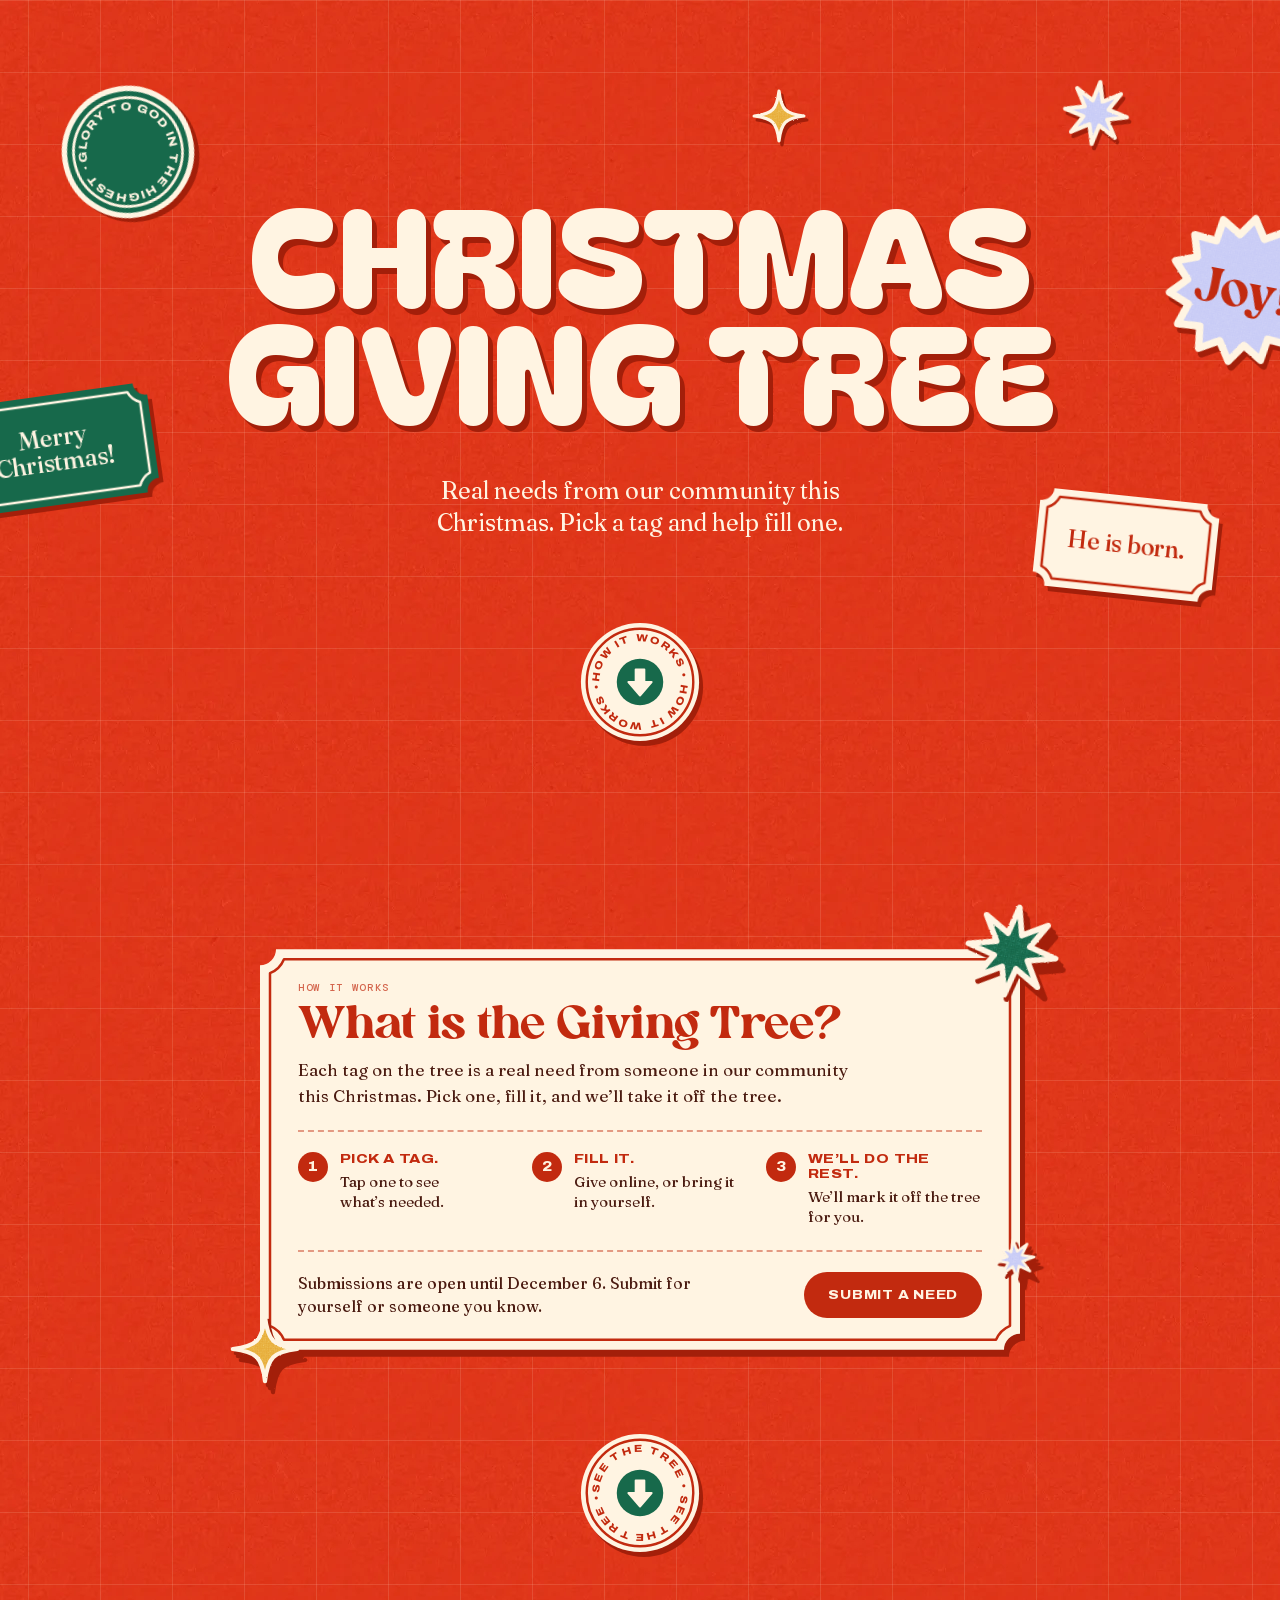
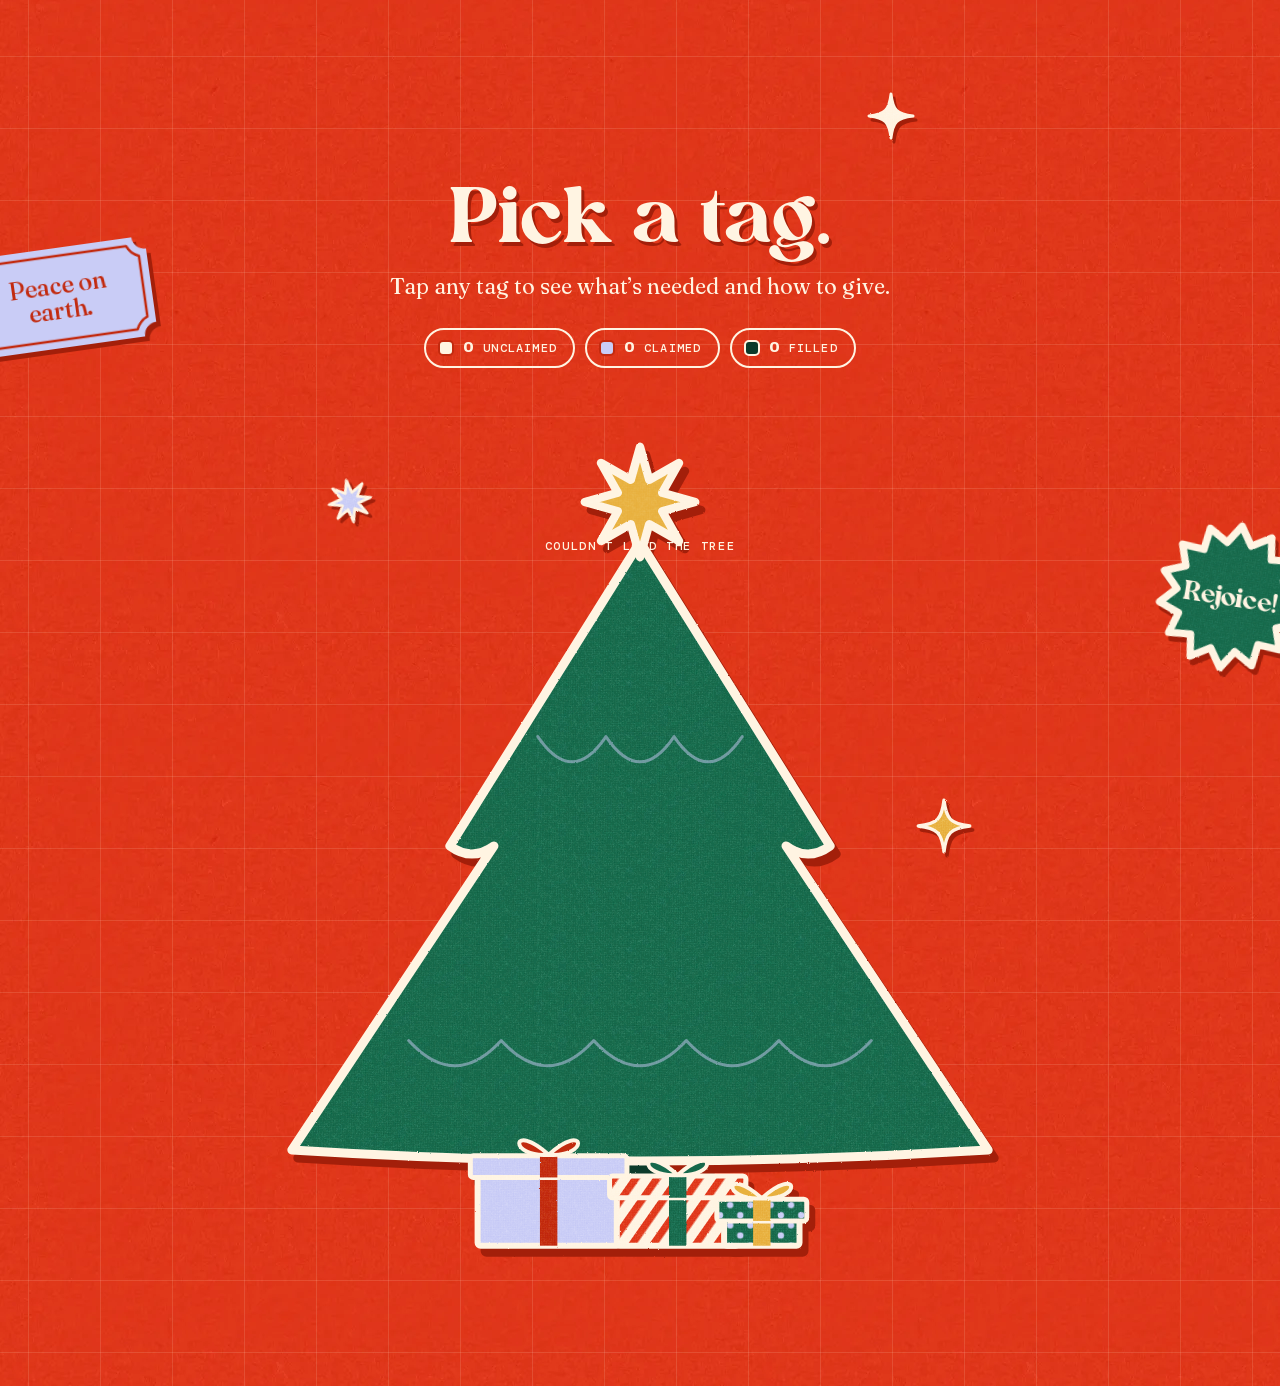
<file: index.html>
<!doctype html>
<html lang="en">
<head>
<meta charset="utf-8">
<meta name="viewport" content="width=device-width,initial-scale=1">
<title>Christmas Giving Tree</title>
<!-- the hero's title font first, and an early handshake with the sheet's server -->
<link rel="preload" href="fonts/BagelFatOne-400.woff2" as="font" type="font/woff2" crossorigin>
<link rel="preconnect" href="https://script.google.com">
<link rel="preconnect" href="https://script.googleusercontent.com" crossorigin>
<link rel="stylesheet" href="fonts/fonts.css">
<style>
:root{
  --red:#E0361A; --red-deep:#A31F0A; --red-ink:#C22A0F;
  --cream:#FFF4E2; --lav:#C9CCF6; --gold:#E8B03E; --ink:#4A1A10;
  --pine:#17694B; --pine-lite:#2E8E65; --pine-deep:#0B3A2A;
  --display:'Bagel Fat One',system-ui,sans-serif;
  --wide:'Archivo',system-ui,sans-serif;
  --serif:'Fraunces',Georgia,serif;
  --mono:'DM Mono',ui-monospace,Menlo,monospace;
}
*{box-sizing:border-box;margin:0;padding:0}
html{background:var(--red);overflow-x:clip}
/* the paper grain is baked into the red tile, so phones don't blend a page-tall layer on every scroll */
body{position:relative;overflow-x:clip;color:var(--cream);font-family:var(--serif);-webkit-font-smoothing:antialiased;background:var(--red) url(tex/paper-red.webp) 0 0/750px 750px}
body::before{content:'';position:absolute;inset:0;pointer-events:none;
  background-image:linear-gradient(rgba(255,226,200,.14) 1px,transparent 1px),linear-gradient(90deg,rgba(255,226,200,.14) 1px,transparent 1px);
  background-size:72px 72px;background-position:center top}
button{font:inherit;color:inherit}
.lede,.sec-head .help,.how h2,.card h2{text-wrap:balance}
.how>p,.ask p,.card p,.steps p{text-wrap:pretty}
.wrap{position:relative;z-index:1;max-width:980px;margin:0 auto;padding:22px 16px 40px}

/* header */
.sec{display:flex;flex-direction:column;justify-content:center;min-height:var(--sec,720px)}
/* the strip under the site header when the next section is in place stays clear of this section's arrow */
#s1,#s2{padding-bottom:72px}
.tree-sec{min-height:0;justify-content:flex-start;padding-top:clamp(56px,10vh,96px);padding-bottom:clamp(80px,14vh,150px)}
.head{position:relative;text-align:center;padding:0}
.hero{padding-top:clamp(84px,12vh,128px);min-height:calc(var(--sec,720px) + 36px)}   /* the first screen, less a peek of the next */
.title{position:relative;display:inline-block}
h1{font:400 clamp(54px,11vw,136px)/.86 var(--display);letter-spacing:.005em;text-transform:uppercase;text-shadow:5px 6px 0 var(--red-deep)}
h1 > span{display:block}
.lede{max-width:540px;margin:clamp(30px,5vh,48px) auto 0;font:400 24px/1.35 var(--serif);font-variation-settings:'opsz' 36;color:var(--cream)}
.bar{display:flex;flex-wrap:wrap;gap:10px;justify-content:center;align-items:center;margin:0 0 6px}
.chips{display:flex;flex-wrap:wrap;justify-content:center;gap:10px}
.chip{display:inline-flex;align-items:center;gap:9px;height:40px;padding:0 16px 0 12px;border-radius:999px;
  border:2px solid var(--cream);background:transparent;cursor:pointer;
  font:500 12px/1 var(--mono);letter-spacing:.1em;text-transform:uppercase;transition:background .15s,color .15s}
.chip b{font:800 15px/1 var(--wide);font-stretch:110%;letter-spacing:0;font-variant-numeric:tabular-nums}
.chip i{width:16px;height:16px;border-radius:5px;border:2px solid var(--red-ink);background:var(--cream)}
.chip i.claimed{background:var(--lav)}
.chip i.filled{background:var(--pine-deep);border-color:var(--cream)}
.chip[aria-pressed=true]{background:var(--cream);color:var(--red-ink)}
.chip[aria-pressed=true] i.filled{border-color:var(--cream)}
.chip:focus-visible,.tag:focus-visible,.btn:focus-visible,.x:focus-visible{outline:3px solid var(--lav);outline-offset:3px}

.how{position:relative;max-width:760px;margin:0 auto;padding:34px 38px 32px;color:var(--ink);background-size:100% 100%;filter:drop-shadow(5px 7px 0 var(--red-deep))}
.how .eyebrow{font:500 10.5px/1 var(--mono);letter-spacing:.16em;text-transform:uppercase;color:var(--red-ink);opacity:.7}
.how h2{margin:12px 0 10px;font:400 clamp(32px,7.5vw,46px)/.9 'Allenoire',var(--display);letter-spacing:-.01em;font-variant-ligatures:none;color:var(--red-ink)}
.how>p{max-width:560px;font:400 17px/1.5 var(--serif);font-variation-settings:'opsz' 18}
.steps{list-style:none;display:grid;grid-template-columns:repeat(3,1fr);gap:18px;margin-top:22px;padding-top:20px;border-top:2px dashed rgba(194,42,15,.45)}
.ask{display:flex;align-items:center;justify-content:space-between;gap:20px;margin-top:22px;padding-top:20px;border-top:2px dashed rgba(194,42,15,.45)}
.ask p{max-width:430px;font:400 16px/1.4 var(--serif);font-variation-settings:'opsz' 16}
.steps li{display:flex;gap:12px;align-items:flex-start}
.steps b{flex:none;width:30px;height:30px;border-radius:50%;display:grid;place-items:center;background:var(--red-ink);color:var(--cream);font:800 14px/1 var(--wide);font-stretch:112%}
.steps h3{font:800 13px/1.15 var(--wide);font-stretch:118%;letter-spacing:.03em;text-transform:uppercase;color:var(--red-ink)}
.steps p{margin-top:5px;font:400 15px/1.35 var(--serif);font-variation-settings:'opsz' 14}
.next{display:block;flex:none;width:124px;height:124px;margin:clamp(44px,9vh,92px) auto 0;padding:0;border:0;border-radius:50%;background:none;cursor:pointer;
  filter:drop-shadow(4px 5px 0 var(--red-deep));transition:transform .25s cubic-bezier(.3,1.6,.5,1)}
.next:hover{transform:scale(1.07) rotate(-4deg)}
.next:focus-visible{outline:3px solid var(--lav);outline-offset:5px}
.next svg{display:block;width:100%;height:100%;overflow:visible}
.next .ring{transform-box:view-box;transform-origin:50% 50%;animation:spin 26s linear infinite}
.next .dn{animation:bob 1.6s ease-in-out infinite alternate}
.next text{font-family:var(--wide);font-weight:800;font-stretch:118%;font-size:10.5px;letter-spacing:.08em;fill:var(--red-ink)}
@keyframes bob{from{transform:translateY(-3px)}to{transform:translateY(4px)}}
@keyframes spin{to{transform:rotate(360deg)}}
@media (prefers-reduced-motion:reduce){.next .ring,.next .dn{animation:none}}
.sec-head{text-align:center;margin-bottom:26px}
.sec-head .help{margin-top:14px;font:400 22px/1.35 var(--serif);font-variation-settings:'opsz' 30;color:var(--cream)}
.sec-head h2{font:400 clamp(46px,8.4vw,78px)/.9 'Allenoire',var(--display);color:var(--cream);text-shadow:3px 4px 0 var(--red-deep);font-variant-ligatures:common-ligatures}
.bar{margin:0 0 30px}
.pill-btn{border:0;cursor:pointer;font:inherit;display:inline-flex;align-items:center;justify-content:center;height:46px;padding:0 24px;border-radius:999px;background:var(--red-ink);color:var(--cream);text-decoration:none;white-space:nowrap;
  font-family:var(--wide);font-weight:800;font-stretch:118%;font-size:12.5px;letter-spacing:.06em;text-transform:uppercase;transition:transform .15s}
.pill-btn:hover{transform:translateY(-1px)}
.pill-btn:focus-visible{outline:3px solid var(--red-ink);outline-offset:3px}
.sec{position:relative}
.stk{position:absolute;z-index:3;pointer-events:none;--k:1;transform:rotate(var(--r,0deg)) scale(var(--k));animation:floaty var(--fd,7s) ease-in-out var(--fl,0s) infinite alternate;filter:drop-shadow(4px 5px 0 var(--red-deep))}
.stk.tk{text-transform:none;text-shadow:none;display:flex;align-items:center;justify-content:center;text-align:center;padding:0 24px;background-size:100% 100%;color:var(--red-ink);
  font:500 25px/1.02 var(--serif);font-variation-settings:'opsz' 72;letter-spacing:-.01em}
.stk svg{display:block;overflow:visible}
.stk.b text{font-family:'Allenoire',var(--display);font-size:46px;text-anchor:middle}
.stk.c text{font-family:var(--wide);font-weight:800;font-stretch:118%;font-size:12.5px;letter-spacing:.06em}
.stk.s8,.stk.s4{animation-name:twinkle;filter:drop-shadow(3px 4px 0 var(--red-deep))}
.stk.s8 svg,.stk.s4 svg{width:var(--w);height:var(--w)}
@keyframes twinkle{from{transform:rotate(calc(var(--r,0deg) - 8deg)) scale(calc(var(--k) * .9))}to{transform:rotate(calc(var(--r,0deg) + 8deg)) scale(var(--k))}}
@keyframes floaty{from{transform:rotate(calc(var(--r,0deg) - 2.2deg)) scale(var(--k))}to{transform:rotate(calc(var(--r,0deg) + 2.2deg)) scale(var(--k))}}
/* collage around the title, positioned against the title block */
.k-merry{left:-13%;bottom:-66%}
.k-glory{left:-22%;top:6%}
.k-sp1{right:-6%;top:-50%}
.k-sp2{right:30%;top:-44%}
.k-born{right:-12%;bottom:-64%}
.k-joy{right:-20%;bottom:-36%}
.k-h1{right:-40px;top:-46px}
.k-h2{left:-30px;bottom:-34px}
.k-h3{right:-16px;bottom:70px}
.k-t1{right:21%;top:-6px}
.k-t2{left:17%;top:380px}
.k-t3{right:15%;top:700px}
.k-peace{left:3%;top:150px}
.k-rejoice{right:5%;top:420px}
@media (max-width:1239px){.title .stk{--k:.78}.k-glory{left:-19%}.k-joy{right:-23%}}
/* wide screens: stickers run off the edges of the page */
@media (min-width:1240px){
  .k-merry{left:calc(50% - 50vw - 46px);top:auto;bottom:-34%}
  .k-glory{left:calc(50% - 50vw + 60px);top:-46%}
  .k-sp1{right:calc(50% - 50vw + 150px);top:-48%}
  .k-joy{right:calc(50% - 50vw - 42px);top:8%;bottom:auto}
  .k-born{right:calc(50% - 50vw + 64px);bottom:-72%}
  .k-peace{left:calc(50% - 50vw - 34px)}
  .k-rejoice{right:calc(50% - 50vw - 30px)}
}
@media (min-width:1600px){.stk{--k:1.18}}
@media (max-width:879px){.stk.wide{display:none}}
.stk.mo{display:none}
/* phones and tablets: shapes only around the title (the word stickers crowd the intro below ~1240px),
   and the arrow sits at the foot of the screen */
@media (max-width:1239px){
  .title .stk:not(.mo){display:none} .stk.mo{display:block;--k:1}
  .hero{padding-top:84px;justify-content:flex-start}
  .hero .head{margin:auto 0;padding-bottom:8px}
  .hero .next{margin:32px auto 14px}
  .p-star{right:-30px;top:-92px}
  .p-spark{left:0;top:-58px}
  .p-burst{left:-58px;bottom:76px}     /* level with the arrow, half off the left edge */
  .p-glint{right:14px;bottom:172px}
  .p-dot{right:74px;bottom:98px}
}
@media (max-width:620px){
  .stk{--k:.6}.stk:not(.m){display:none}
  .stk.mo{display:block;--k:1}
}
@media (prefers-reduced-motion:reduce){.stk{animation:none}}
/* stage */
.stage{position:relative;margin:0 auto;width:100%}
@media (min-width:1040px){.stage{width:min(1240px,100vw - 48px);margin-left:calc(50% - min(620px,50vw - 24px))}}
.lg .tag .in{padding:15px 20px 11px}
.lg .tag .txt{padding:0 22px}
.lg .tag .amt{font-size:14px;padding:6px 11px;right:-14px;top:-15px}
.stage svg.tree{position:absolute;inset:0;overflow:visible;filter:drop-shadow(6px 8px 0 var(--red-deep))}
.load{position:absolute;left:0;right:0;top:140px;text-align:center;font:500 12px var(--mono);letter-spacing:.14em;text-transform:uppercase}
.load.empty{top:60%;left:50%;right:auto;translate:-50% 0;width:max-content;max-width:86%;padding:12px 22px 10px;border-radius:999px;background:var(--cream);color:var(--red-ink);box-shadow:4px 5px 0 var(--red-deep);
  font:400 clamp(20px,3.4vw,28px)/1.05 'Allenoire',var(--display);letter-spacing:0;text-transform:none;font-variant-ligatures:none}
.tag{position:absolute;z-index:2;width:var(--tw);height:var(--th);border:0;background:none center/100% 100% no-repeat;cursor:pointer;
  color:var(--red-ink);text-align:center;
  transform-origin:50% calc(var(--hang) * -1);transform:rotate(var(--rot));
  animation:sway var(--dur) ease-in-out var(--delay) infinite alternate;
  filter:drop-shadow(0 3px 0 rgba(6,36,24,.5));transition:opacity .25s,filter .25s}
.tag::before{content:'';position:absolute;left:50%;bottom:100%;width:2px;height:var(--hang);margin-left:-1px;background:var(--cream)}
.tag::after{content:'';position:absolute;left:50%;bottom:calc(100% + var(--hang) - 4px);width:8px;height:8px;margin-left:-4px;border-radius:50%;background:var(--cream)}
.tag .in{position:absolute;inset:0;display:flex;flex-direction:column;padding:13px 17px 10px}
.sm .tag .in{padding:11px calc(12px + var(--or,0px)) 8px calc(12px + var(--ol,0px))}   /* --ol/--or: how far a tag runs off the screen */
.sm .tag .txt{font-stretch:108%;padding:0 14px}
.tag .meta{display:flex;justify-content:space-between;font:500 var(--mf)/1 var(--mono);letter-spacing:.1em;text-transform:uppercase}
.tag .txt{position:absolute;inset:0;display:flex;align-items:center;justify-content:center;padding:0 18px;
  font-family:var(--wide);font-weight:800;font-stretch:118%;font-size:var(--fs);line-height:1.12;text-transform:uppercase}
.tag .txt span{display:-webkit-box;-webkit-line-clamp:3;-webkit-box-orient:vertical;overflow:hidden}
.tag.filled{color:var(--cream)}
.tag.filled .txt span{color:rgba(255,244,226,.72);text-decoration:line-through;text-decoration-thickness:2px;text-decoration-color:var(--cream)}   /* dimmed words under a solid strike: clearly crossed off, still readable */
.tag.add{color:var(--cream)}
.tag.add::before,.tag.add::after{opacity:.8}
.addqr{display:block;width:124px;margin:15px auto 0;padding:5px;background:var(--cream);border-radius:6px}
.addqr svg{display:block;width:100%;height:auto}
.addl{display:block;margin-top:9px;font:800 12px/1 var(--wide);font-stretch:118%;letter-spacing:.03em;text-transform:uppercase}
html.tv .tag.add{animation:none;transform:none}   /* held still so it scans */
.tag:hover,.tag:focus-visible{animation:none;transform:rotate(0) scale(1.06);z-index:4;filter:drop-shadow(0 6px 0 rgba(6,36,24,.5))}
.stage[data-f] .tag{opacity:.3}
.stage[data-f=open] .tag.open,.stage[data-f=claimed] .tag.claimed,.stage[data-f=filled] .tag.filled{opacity:1}
@keyframes sway{from{transform:rotate(calc(var(--rot) - 1.8deg))}to{transform:rotate(calc(var(--rot) + 1.8deg))}}
@media (prefers-reduced-motion:reduce){.tag{animation:none}}

/* motion: first-view reveals. translate/scale are separate from transform, so they stack with the
   stickers' float, the tags' sway and the hover lifts instead of replacing them. */
.rv{opacity:0;translate:0 22px;
  transition:opacity .7s cubic-bezier(.2,.7,.2,1) var(--d,0s),translate .9s cubic-bezier(.16,1,.3,1) var(--d,0s),scale .7s cubic-bezier(.3,1.45,.5,1) var(--d,0s)}
.rv.pop{translate:none;scale:.55}
.rv.in{opacity:1;translate:0 0;scale:1}
.tag.rv{transition:opacity .45s ease var(--d,0s),scale .6s cubic-bezier(.3,1.5,.5,1) var(--d,0s),filter .25s}
.next.rv{transition:opacity .6s ease var(--d,0s),scale .8s cubic-bezier(.3,1.5,.5,1) var(--d,0s),transform .25s cubic-bezier(.3,1.6,.5,1)}
.chip.rv{transition:opacity .5s ease var(--d,0s),translate .7s cubic-bezier(.16,1,.3,1) var(--d,0s),background .15s,color .15s}
.stage svg.tree.rv{translate:0 40px;transition:opacity 1s ease,translate 1.2s cubic-bezier(.16,1,.3,1)}
/* presses: a quick give under the finger */
.btn,.pill-btn,.chip,.memo button,.cal .d,.seg span{transition:transform .18s cubic-bezier(.3,1.6,.5,1),background .15s,color .15s,border-color .15s}
.btn:active,.pill-btn:active,.chip:active,.memo button:active{transform:scale(.97)}
.cal .d:not([disabled]):active{transform:scale(.9)}
.tag:active{scale:.97}
.memo.done .ml,.memo.done button{animation:tick .4s cubic-bezier(.3,1.6,.5,1)}
@keyframes tick{0%{transform:scale(.9)}60%{transform:scale(1.06)}100%{transform:scale(1)}}
/* the card pops in and eases out */
dialog[open] .card{animation:cardIn .46s cubic-bezier(.2,1.3,.4,1) both}
dialog[open]::backdrop{animation:dimIn .3s ease both}
dialog.out .card{animation:cardOut .17s ease-in both}
dialog.out::backdrop{animation:dimOut .17s ease-in both}
@keyframes cardIn{from{opacity:0;transform:translateY(16px) scale(.92)}}
@keyframes cardOut{to{opacity:0;transform:translateY(8px) scale(.96)}}
@keyframes dimIn{from{opacity:0}}
@keyframes dimOut{to{opacity:0}}
@media (prefers-reduced-motion:reduce){dialog[open] .card,dialog.out .card,dialog[open]::backdrop,dialog.out::backdrop{animation:none}}

/* modal */
dialog.fixed{position:fixed;top:50% !important;transform:translate(-50%,-50%)}
dialog{position:absolute;inset:auto;margin:0;left:50%;transform:translateX(-50%);width:min(100vw,480px);max-width:none;max-height:var(--mh,calc(100vh - 20px));overflow-y:auto;overscroll-behavior:contain;padding:20px;
  border:0;background:transparent;color:var(--ink)}
dialog::backdrop{background:rgba(96,14,2,.6)}
.card:focus{outline:none}
.card{position:relative;padding:36px 34px 32px;background-size:100% 100%;filter:drop-shadow(6px 8px 0 var(--red-deep))}
/* a light kraft grain on the pop-up card, cut to the ticket shape and kept under the text */
.card::before{content:'';position:absolute;inset:0;z-index:-1;pointer-events:none;mix-blend-mode:multiply;opacity:.2;
  background:url(tex/paper.webp) 0 0/700px 700px,#C99A62;background-blend-mode:soft-light;
  -webkit-mask:var(--tk) 0 0/100% 100% no-repeat;mask:var(--tk) 0 0/100% 100% no-repeat}
.card .top{display:flex;justify-content:space-between;align-items:center;font:500 10px/1 var(--mono);letter-spacing:.14em;text-transform:uppercase;color:var(--red-ink);opacity:.6}
.card .st.filled{color:var(--pine)}
.card h2 .amt{display:inline-block;vertical-align:.22em;margin-left:.15em;padding:.32em .6em;border-radius:999px;background:var(--red-ink);color:var(--cream);font:800 .38em/1 var(--wide);font-stretch:112%;letter-spacing:.02em;white-space:nowrap}
.card h2{margin:14px 0 10px;font:400 clamp(30px,8vw,42px)/.88 'Allenoire',var(--display);letter-spacing:-.01em;font-variant-ligatures:none;color:var(--red-ink)}
.card p{font:400 17px/1.5 var(--serif);font-variation-settings:'opsz' 18}
.actions{display:grid;gap:10px;margin-top:24px}
.btn{display:flex;align-items:center;justify-content:center;height:50px;border-radius:999px;border:2px solid var(--red-ink);
  font-family:var(--wide);font-weight:800;font-stretch:118%;font-size:13px;letter-spacing:.06em;text-transform:uppercase;text-decoration:none;cursor:pointer}
.btn.primary{background:var(--red-ink);color:var(--cream)}
.btn.ghost{background:transparent;color:var(--red-ink)}
.btn:hover{transform:translateY(-1px)}
.f{display:grid;gap:14px}
.card > .f{margin-top:18px}
.f .lead{font:400 16px/1.45 var(--serif);color:var(--ink)}
.f label{display:grid;gap:7px;font:500 10.5px/1 var(--mono);letter-spacing:.12em;text-transform:uppercase;color:var(--red-ink)}
.f .opt{opacity:.6;letter-spacing:.08em}
.f input:not([type=radio]),.f textarea{width:100%;padding:11px 13px;border:2px solid rgba(194,42,15,.32);border-radius:12px;background:#FFFBF4;color:var(--ink);
  font:400 17px/1.35 var(--serif);letter-spacing:0;text-transform:none;transition:border-color .15s,box-shadow .15s}
.f input::placeholder,.f textarea::placeholder{color:rgba(74,26,16,.42)}
.f input:focus,.f textarea:focus{outline:none;border-color:var(--red-ink);box-shadow:0 0 0 3px rgba(194,42,15,.14)}
.f textarea{resize:vertical;min-height:80px}
.seg{border:0;padding:0;margin:0;display:flex;flex-wrap:wrap;gap:8px}
.seg legend{width:100%;margin-bottom:7px;font:500 10.5px/1 var(--mono);letter-spacing:.12em;text-transform:uppercase;color:var(--red-ink)}
.seg label{display:block;cursor:pointer}
.seg input{position:absolute;opacity:0;pointer-events:none}
.seg span{display:inline-flex;align-items:center;height:40px;padding:0 16px;border:2px solid rgba(194,42,15,.32);border-radius:999px;
  font-family:var(--wide);font-weight:800;font-stretch:112%;font-size:12px;letter-spacing:.05em;text-transform:uppercase;color:var(--red-ink)}
.seg input:checked + span{background:var(--red-ink);border-color:var(--red-ink);color:var(--cream)}
.seg input:focus-visible + span{outline:3px solid var(--lav);outline-offset:2px}
.cal-wrap{display:grid;gap:7px}
.cal-l{font:500 10.5px/1 var(--mono);letter-spacing:.12em;text-transform:uppercase;color:var(--red-ink)}
.cal{padding:12px 12px 10px;border:2px solid rgba(194,42,15,.32);border-radius:14px;background:#FFFBF4}
.cal-h{display:flex;align-items:center;justify-content:space-between;margin-bottom:8px}
.cal-h b{font-family:var(--wide);font-weight:800;font-stretch:112%;font-size:13px;letter-spacing:.05em;text-transform:uppercase;color:var(--red-ink)}
.cal .nav{width:34px;height:34px;border-radius:50%;border:0;background:rgba(194,42,15,.1);color:var(--red-ink);font:400 22px/1 var(--serif);cursor:pointer}
.cal .nav[disabled]{opacity:.25;cursor:default}
.cal-g{display:grid;grid-template-columns:repeat(7,1fr);gap:4px;text-align:center}
.cal-g i{font:500 10px/1 var(--mono);letter-spacing:.1em;color:rgba(74,26,16,.5);padding:4px 0 6px;font-style:normal}
.cal .d{height:36px;border-radius:10px;border:0;background:transparent;color:var(--ink);font:500 15px/1 var(--serif);cursor:pointer;position:relative}
.cal .d:not([disabled]){background:rgba(194,42,15,.08);color:var(--red-ink);font-weight:600}
.cal .d:not([disabled]):hover{background:rgba(194,42,15,.18)}
.cal .d.sun:not([disabled])::after{content:'';position:absolute;left:50%;bottom:4px;width:4px;height:4px;margin-left:-2px;border-radius:50%;background:var(--pine)}
.cal .d[disabled]{color:rgba(74,26,16,.25);cursor:default}
.cal .d.sel{background:var(--red-ink) !important;color:var(--cream) !important}
.cal .d.sel::after{background:var(--cream) !important}
.cal .d:focus-visible,.cal .nav:focus-visible{outline:3px solid var(--lav);outline-offset:1px}
.cal-s{margin-top:10px;font:400 14.5px/1.35 var(--serif);color:var(--ink);text-align:center}
.cal-s b{color:var(--red-ink)}
.hp{position:absolute;left:-9999px;width:1px;height:1px;opacity:0}
.err{font:500 15px/1.4 var(--serif);color:var(--red-ink)}
.btn[disabled]{opacity:.65;cursor:progress}
button.btn{width:100%;font-family:var(--wide)}
.done-note{display:grid;gap:6px;padding:14px 16px;border-radius:16px;background:rgba(23,105,75,.1);border:2px solid var(--pine);color:var(--pine);font:400 16px/1.4 var(--serif)}
.done-note.claimed{background:rgba(201,204,246,.45);border-color:#8E93D6;color:var(--red-ink)}
.done-note b{font-family:var(--wide);font-weight:800;font-stretch:112%;font-size:14px;letter-spacing:.04em;text-transform:uppercase}
.memo{display:flex;align-items:center;justify-content:space-between;gap:12px;padding:12px 12px 12px 16px;border-radius:16px;border:2px dashed var(--red-ink);background:rgba(194,42,15,.07);color:var(--red-ink)}
.memo .mt{display:flex;flex-direction:column;gap:7px;min-width:0}
.memo .ml{font:500 10.5px/1 var(--mono);letter-spacing:.14em;text-transform:uppercase}
.memo .mv{font-family:var(--wide);font-weight:800;font-stretch:112%;font-size:15px;line-height:1.2;text-transform:uppercase;user-select:all;-webkit-user-select:all}
.memo button{flex:none;height:36px;padding:0 16px;border-radius:999px;border:0;background:var(--red-ink);color:var(--cream);cursor:pointer;font:500 11px/1 var(--mono);letter-spacing:.1em;text-transform:uppercase}
.memo.done{border-style:solid;border-color:var(--pine);background:rgba(23,105,75,.1);color:var(--pine)}
.memo.done button{background:var(--pine)}
.tag .amt{position:absolute;right:-12px;top:-13px;z-index:1;padding:5px 10px;border-radius:999px;border:2px solid var(--cream);background:var(--red-ink);color:var(--cream);
  font-family:var(--wide);font-weight:800;font-stretch:112%;font-size:12.5px;line-height:1;letter-spacing:.02em;transform:rotate(6deg)}
.sm .tag .amt{font-size:10.5px;padding:4px 8px;right:-9px;top:-11px}
.tag .amt.st{font-size:10px;letter-spacing:.07em;text-transform:uppercase;padding:5px 9px 4px}
.lg .tag .amt.st{font-size:11.5px;padding:6px 11px 5px}
.sm .tag .amt.st{font-size:8.5px;padding:4px 7px 3px}
.tag .amt.claimed{background:var(--lav);color:var(--red-ink)}
.tag .amt.filled{background:var(--pine-deep);color:var(--cream)}
.note{display:flex;align-items:center;justify-content:center;gap:8px;height:50px;border-radius:999px;border:2px dashed var(--red-ink);
  color:var(--red-ink);font:500 12px/1 var(--mono);letter-spacing:.14em;text-transform:uppercase}
.x{position:absolute;top:-10px;right:-10px;z-index:2;width:42px;height:42px;border-radius:50%;border:3px solid var(--cream);background:var(--red-ink);color:var(--cream);cursor:pointer;display:grid;place-items:center}
.x svg{width:16px;height:16px}

@media (max-width:620px){
  /* vh inside the embed means the whole frame's height, so phones get fixed spacing instead */
  h1{font-size:clamp(44px,14.4vw,90px)}
  .lede{margin-top:28px}
  .next{margin-top:48px}
  .tree-sec{padding-top:64px;padding-bottom:104px}
  .sm .tag .txt{padding:0 calc(16px + var(--or,0px)) 0 calc(16px + var(--ol,0px))}
  .sm .tag.off-r .amt{right:calc(var(--or) + 4px)}   /* a tag running off the right edge pulls its chip back on screen */
  .wrap{padding:16px 10px 32px}
  .chips,.bar{gap:6px}
  .chip{height:34px;padding:0 10px 0 8px;gap:6px;font-size:10px;letter-spacing:.08em}
  .chip b{font-size:14px}
  .card{padding:34px 26px 28px}
  .how{padding:26px 22px 22px}
  /* phones: the card and its arrow fit one screen. The intro line repeats the hero and the steps, so it goes. */
  .how>p{display:none}
  .how h2{margin-bottom:0}
  .steps{margin-top:18px;padding-top:16px;gap:12px}
  .ask{margin-top:18px;padding-top:16px;gap:12px}
  #s2 .next{width:92px;height:92px;margin-top:28px}
  .next{width:104px;height:104px}
  .sec-head{margin-bottom:20px}
  .lede{font-size:20px;max-width:320px}
  .sec-head .help{font-size:19px}
  .bar{margin-bottom:24px}
  .steps{grid-template-columns:1fr;gap:14px}
  .ask{flex-direction:column;align-items:flex-start;gap:14px}
  .how>p{font-size:16px}
  .ask p{font-size:15px}
  .steps p{font-size:14.5px}
}

/* ───────── Tags only (?pick): straight to the tree ───────── */
html.pick #s1,html.pick #s2{display:none}
html.pick .tree-sec{padding-top:40px}

/* ───────── TV display (?tv): QR + title on top, the tree filling a portrait screen ───────── */
.tvhead{display:none}
html.tv,html.tv body{height:100%;overflow:hidden;cursor:none}
html.tv .wrap{max-width:none;height:100%;padding:0;position:relative}
html.tv #s1,html.tv #s2,html.tv .sec-head,html.tv .bar,html.tv .stk{display:none}
html.tv #s3{height:100%;display:flow-root;padding:0;overflow:visible}
html.tv .stage svg.tree.rv.in{translate:0 0}
html.tv .stage{width:1000px;margin:0;transform-origin:50% 0;pointer-events:none}   /* drawn at the large size, then scaled to fit */
html.tv .tvhead{display:flex;align-items:flex-start;gap:44px;position:absolute;top:calc(44px*var(--u,1));left:calc(44px*var(--u,1));width:992px;z-index:3;transform-origin:0 0;transform:scale(var(--u,1))}   /* laid out on a 1080-wide screen, then scaled to the real one */
html.tv body{background-size:calc(750px*var(--u,1)) calc(750px*var(--u,1))}
.tvqr{flex:none;width:300px;padding:24px;background-size:100% 100%;filter:drop-shadow(6px 8px 0 var(--red-deep));color:var(--red-ink);text-align:center}
.tvqr svg{display:block;width:100%;height:auto}
.tvl{flex:none;width:300px}
.tvnote{position:relative;margin-top:14px;rotate:-2.5deg}
.tvnote.r{position:absolute;right:16px;top:490px;margin:0;rotate:2.5deg}
.tvnote.r svg{margin:6px 0 0 40px}
.tvnote svg{display:block;width:62px;height:auto;margin-left:120px}
.tvnote p{width:max-content;margin:4px 0 0;font:400 38px/1.08 'Gochi Hand',cursive}
.tvtitle{width:max-content;white-space:nowrap;font:400 100px/.9 var(--display);letter-spacing:.005em;text-transform:uppercase;text-shadow:5px 6px 0 var(--red-deep)}
/* a tag that was just claimed cheers, then settles */
.tag.just{z-index:6;animation:sway var(--dur) ease-in-out var(--delay) infinite alternate,cheer 1.1s cubic-bezier(.3,1.5,.5,1) 0s 3;
  filter:drop-shadow(0 3px 0 rgba(6,36,24,.5)) drop-shadow(0 0 26px rgba(255,244,226,.85))}
@keyframes cheer{0%,100%{scale:1}35%{scale:1.24}65%{scale:.97}}
/* ?tv&rotate: for a screen mounted on its side when the computer can't rotate its display */
html.tv.rot body{position:fixed;top:0;left:0;width:100vh;height:100vw;transform-origin:0 0;transform:rotate(90deg) translateY(-100%)}
html.tv.rot.left body{transform:rotate(-90deg) translateX(-100%)}
</style>
</head>
<body>
<main class="wrap">
  <header class="tvhead" aria-hidden="true">
    <div class="tvl">
      <div class="tvqr" id="tvqr"></div>
      <div class="tvnote"><svg viewBox="0 0 70 96" aria-hidden="true"><path d="M50 92C22 80 12 52 31 8M14 25 31 7 50 21" fill="none" stroke="currentColor" stroke-width="4.5" stroke-linecap="round" stroke-linejoin="round"/></svg><p id="tvnote"></p></div>
    </div>
    <div class="tvtitle">Christmas<br>Giving Tree</div>
    <div class="tvnote r"><p>Each tag is a need<br>in our community.</p><svg viewBox="0 0 70 96" aria-hidden="true"><path d="M58 4C62 36 44 68 10 84M13 58 9 85 36 90" fill="none" stroke="currentColor" stroke-width="4.5" stroke-linecap="round" stroke-linejoin="round"/></svg></div>
  </header>
  <section class="sec hero" id="s1">
    <header class="head"><div class="title" id="title"><h1><span>Christmas</span><span>Giving Tree</span></h1></div><p class="lede">Real needs from our community this Christmas. Pick a tag and help fill one.</p></header>
    <button type="button" class="next" data-next="s2" aria-label="How it works"></button>
  </section>
  <section class="sec" id="s2">
    <section class="how" id="how">
      <div class="eyebrow">How it works</div>
      <h2>What is the Giving Tree?</h2>
      <p>Each tag on the tree is a real need from someone in our community this Christmas. Pick one, fill it, and we&rsquo;ll take it off the tree.</p>
      <ol class="steps">
        <li><b>1</b><div><h3>Pick a tag.</h3><p>Tap one to see what&rsquo;s needed.</p></div></li>
        <li><b>2</b><div><h3>Fill it.</h3><p>Give online, or bring it in yourself.</p></div></li>
        <li><b>3</b><div><h3>We&rsquo;ll do the rest.</h3><p>We&rsquo;ll mark it off the tree for you.</p></div></li>
      </ol>
      <div class="ask">
        <p id="ask-line"></p>
        <span id="submit"></span>
      </div>
    </section>
    <button type="button" class="next" data-next="s3" aria-label="See the tree"></button>
  </section>
  <section class="sec tree-sec" id="s3">
    <div class="sec-head"><h2>Pick a tag.</h2><p class="help">Tap any tag to see what&rsquo;s needed and how to give.</p></div>
    <div class="bar" id="bar"></div>
    <section class="stage" id="stage"></section>
  </section>
</main>
<dialog id="dlg" aria-label="Tag details"><div class="card" id="card" tabindex="-1"></div></dialog>

<script>
// ?tv turns this page into the Sunday TV display (add &rotate, or &rotate=left for the other way, if the screen is on its side but the computer isn't)
const TV=/[?&]tv\b/.test(location.search);
// ?pick opens straight on the tree (no intro), for people arriving from a QR code
// ?pick opens straight on the tags; ?submit does the same with the submission form open on top
const SUBMIT=/[?&]submit\b/.test(location.search);
if(SUBMIT||/[?&]pick\b/.test(location.search)) document.documentElement.classList.add('pick');
if(TV) document.documentElement.classList.add('tv'), /[?&]rotate\b/.test(location.search)&&document.documentElement.classList.add('rot'), /[?&]rotate=left\b/.test(location.search)&&document.documentElement.classList.add('left');
/* ───────── Config ───────── */
const CONFIG = {
  // Google Sheet → File → Share → Publish to web → CSV. Leave '' to show the sample tags.
  sheetCsvUrl: 'https://docs.google.com/spreadsheets/d/e/2PACX-1vRT575TUd7s-eMK0fpWyMF3u0Xh8G0BZyLwrmEzrQjLimq8WJ6dJUwsB2z9B5IrDqsJVIY-8GcduRg6/pub?gid=1894805478&single=true&output=csv',
  // Where people submit a need (Nucleus form). Hidden if ''.
  submitUrl: 'https://launcher.nucleus.church/flow/470fa671d4f77db482be?nucleuslauncher=openflow&nlflow=470fa671d4f77db482be',
  // "Bring it in person" form (opened as-is). Falls back to contactEmail. Button hidden if both ''.
  pledgeUrl: 'https://launcher.nucleus.church/flow/47e8915ed7cf505f787d?nucleuslauncher=openflow&nlflow=47e8915ed7cf505f787d',
  // Online giving page (new tab). The sheet's amount becomes ?default_amount=. The card shows a copyable memo line. Hidden if ''.
  giveUrl: 'https://oceanside.churchcenter.com/giving/to/alms-benevolence',
  contactEmail: '',
  // Google Apps Script web app (apps-script/Code.gs). When set, the tree reads from it and
  // "Submit a need" / "I'll bring it" become forms that write straight into the sheet.
  apiUrl: 'https://script.google.com/macros/s/AKfycbw0KhxHDvDLN_1A3ahRYKonqBuy08A5mmUkbWf687BYn-Zt9x5-L08Rr5b1gMm9jTUR_Q/exec',
  // Shown after someone claims a tag to bring in person. Leave '' to skip.
  dropoffNote: '',
  // Drop-off calendar: weekdays 0=Sun…6=Sat. Weekday drop-off hours, and the last day gifts can come in.
  dropoffDays: [0,2,3,4,5],
  dropoffHours: '8:30am – 4:00pm',
  dropoffLast: '2026-12-13',   // YYYY-MM-DD, last day gifts can come in. After it, "I'll bring it" is hidden.
  submitBy: '2026-12-06',      // YYYY-MM-DD, last day to submit a need. After it, the form closes.
  refreshMinutes: 5,
  // TV display: where the QR code sends people, and how often it checks the sheet for claims (seconds)
  tvLink: 'https://givingtree.oceansidechurch.ca/pick.html',   // opens straight on the tags
  tvSubmitLink: 'https://givingtree.oceansidechurch.ca/submit.html',   // opens straight on the submission form
  tvRefreshSeconds: 15,
};

/* Sheet columns: id, need, details, for, amount, status
   status: open | claimed | filled   (removed / hidden / blank-need rows are not shown) */
const SAMPLE = [
  {id:1, need:'Gifts for my 3 kids', details:'Two boys (6 and 9) and a girl (4). Toys, books or art supplies they would enjoy.', for:'Family of 4', status:'open'},
  {id:2, need:"Winter boots, women's 9", details:'Waterproof and warm. Needed for work and walking the kids to school.', for:'Single mom', status:'open'},
  {id:3, need:'Grocery gift card', details:'Help getting through the holidays and the January stretch.', for:'Family of 5', amount:'100', status:'claimed'},
  {id:4, need:'Warm coat, teen boy', details:'Size men’s medium. Outgrew last year’s.', for:'Family of 3', status:'open'},
  {id:5, need:'Diapers & wipes', details:'Size 4 diapers and a few packs of wipes.', for:'New parents', status:'filled'},
  {id:6, need:'Space heater', details:'The bedroom gets very cold at night.', for:'Senior', status:'open'},
  {id:7, need:'Bus pass for January', details:'A monthly pass to get to work without missing shifts.', for:'Young adult', amount:'75', status:'open'},
  {id:8, need:'Christmas dinner groceries', details:'Turkey and all the fixings for a family of six.', for:'Family of 6', status:'claimed'},
  {id:9, need:'Help with a car repair', details:'Brakes need work before the roads get icy.', for:'Family of 4', amount:'300', status:'open'},
  {id:10, need:'Art kit, 8-year-old', details:'Markers, paper and paint for a kid who draws all day.', for:'Family of 3', status:'open'},
  {id:11, need:'Phone bill help', details:'One month covered keeps a job-search line open.', for:'Job seeker', amount:'60', status:'open'},
  {id:12, need:'Baby clothes, 6–12 mo', details:'Sleepers and warm layers for a winter baby.', for:'New parents', status:'filled'},
  {id:13, need:'Bike for a 10-year-old', details:'Helmet too, if possible.', for:'Family of 4', status:'open'},
  {id:14, need:'Warm blankets', details:'Two or three big ones for a drafty apartment.', for:'Senior', status:'open'},
  {id:15, need:'School supplies', details:'Backpack, binders and pens for the new term.', for:'Family of 3', status:'filled'},
  {id:16, need:'Winter tires', details:'A set of four so work commutes stay safe.', for:'Family of 4', amount:'600', status:'open'},
  {id:17, need:'Slippers & socks', details:'Warm ones, for everyone in the house.', for:'Family of 5', status:'open'},
  {id:18, need:'Board game night', details:'A game the whole family can play together.', for:'Family of 4', status:'open'},
  {id:19, need:'Laundry & cleaning supplies', details:'Soap, detergent and basics to restock.', for:'Single dad', status:'claimed'},
  {id:20, need:'Gas card', details:'Covers a few weeks of driving to work.', for:'Family of 2', amount:'50', status:'open'},
  {id:21, need:'Stocking stuffers, 2 teens', details:'Small things — candy, earbuds, a good pair of gloves.', for:'Family of 4', status:'open'},
  {id:22, need:'A Christmas tree', details:'We would love one of our own this year.', for:'Family of 3', status:'open'},
];

/* ───────── Data ───────── */
const LABEL = {open:'Unclaimed', claimed:'Claimed', filled:'Filled'};
const STATUS_MAP = {open:'open', '':'open', claimed:'claimed', taken:'claimed', pledged:'claimed', filled:'filled', done:'filled', complete:'filled', completed:'filled'};

function parseCSV(text){
  const rows=[]; let row=[], cell='', q=false;
  for(let i=0;i<text.length;i++){
    const c=text[i];
    if(q){ if(c==='"'){ if(text[i+1]==='"'){cell+='"';i++} else q=false } else cell+=c }
    else if(c==='"') q=true;
    else if(c===','){ row.push(cell); cell='' }
    else if(c==='\n'||c==='\r'){ if(c==='\r'&&text[i+1]==='\n') i++; row.push(cell); rows.push(row); row=[]; cell='' }
    else cell+=c;
  }
  if(cell||row.length){ row.push(cell); rows.push(row) }
  return rows;
}
function normalize(list){
  return list.map((n,i)=>{
    const st=String(n.status||'').trim().toLowerCase();
    return {id:String(n.id||i+1).trim(), need:String(n.need||'').trim(), details:String(n.details||'').trim(),
            for:String(n.for||'').trim(), amount:String(n.amount||'').trim(), status:STATUS_MAP[st]}; // undefined => hidden
  }).filter(n=>n.need && n.status);
}
async function loadNeeds(){
  if(CONFIG.apiUrl){
    const r=await fetch(CONFIG.apiUrl,{cache:'no-store'});
    if(!r.ok) throw new Error(r.status);
    return normalize((await r.json()).needs||[]);
  }
  if(!CONFIG.sheetCsvUrl) return normalize(SAMPLE);
  const r=await fetch(CONFIG.sheetCsvUrl,{cache:'no-store'});
  if(!r.ok) throw new Error(r.status);
  const rows=parseCSV(await r.text()).filter(r=>r.some(c=>c.trim()));
  const head=rows.shift().map(h=>h.trim().toLowerCase());
  return normalize(rows.map(r=>Object.fromEntries(head.map((h,i)=>[h,r[i]||'']))));
}

/* ───────── Shapes ───────── */
const THEME = {
  open:   {fill:'#FFF4E2', stroke:'#C22A0F'},
  claimed:{fill:'#C9CCF6', stroke:'#C22A0F'},
  filled: {fill:'#0B3A2A', stroke:'#FFF4E2'},
};
function ticketURL(w,h,{fill,stroke,r=10,d=6,sw=2,dash=''}){
  const R=r+d, k=Math.sqrt(R*R-d*d);
  const o=`M${r} 0H${w-r}A${r} ${r} 0 0 0 ${w} ${r}V${h-r}A${r} ${r} 0 0 0 ${w-r} ${h}H${r}A${r} ${r} 0 0 0 0 ${h-r}V${r}A${r} ${r} 0 0 0 ${r} 0Z`;
  const i=`M${k} ${d}H${w-k}A${R} ${R} 0 0 0 ${w-d} ${k}V${h-k}A${R} ${R} 0 0 0 ${w-k} ${h-d}H${k}A${R} ${R} 0 0 0 ${d} ${h-k}V${k}A${R} ${R} 0 0 0 ${k} ${d}Z`;
  const svg=`<svg xmlns="http://www.w3.org/2000/svg" width="${w}" height="${h}" viewBox="0 0 ${w} ${h}"><path d="${o}" fill="${fill}"/><path d="${i}" fill="none" stroke="${stroke}" stroke-width="${sw}" stroke-linejoin="round"${dash?` stroke-dasharray="${dash}" stroke-linecap="round"`:''}/></svg>`;
  return `url("data:image/svg+xml,${encodeURIComponent(svg)}")`;
}
function asterisk(el,{outer='#FFF4E2',inner='#E0361A',w=24,iw=11}={}){
  const arms=[90,30,150].map(a=>{const r=a*Math.PI/180,x=Math.cos(r)*30,y=Math.sin(r)*30;return `M${50-x} ${50-y}L${50+x} ${50+y}`}).join('');
  el.innerHTML=`<path d="${arms}" stroke="${outer}" stroke-width="${w}" stroke-linecap="round" fill="none"/><path d="${arms}" stroke="${inner}" stroke-width="${iw}" stroke-linecap="round" fill="none"/>`;
}
function hash(s){let h=2166136261;for(const c of String(s)){h^=c.charCodeAt(0);h=Math.imul(h,16777619)}return h>>>0}

/* ───────── Tree layout ───────── */
const ADD_TV_EXTRA=76;   // the blank tag is taller on the TV, it carries a QR code
function layout(items,W){
  const m=W<560;
  // phones: three tags span the widest rows and run ~12px off each edge of the screen
  const mT=Math.min(150,Math.floor((W+28)/3)), mH=Math.round(mT*.62);
  const P=m?{T:mT,H:mH,g:8,hang:22,pitch:mH+26,ledge:24,pad:20,inset:-Math.round(mT*.2),slope:.55,bot:18,fs:+(mT*.092).toFixed(1),mf:9}
         :W<1000?{T:138,H:86,g:14,hang:26,pitch:120,ledge:36,pad:26,inset:12,slope:.52,bot:22,fs:12.5,mf:9.5}
         :{T:168,H:104,g:18,hang:30,pitch:144,ledge:44,pad:32,inset:14,slope:.52,bot:26,fs:15,mf:10.5};
  const bleed=m?46:0; // on phones the tree runs past the page edges
  const y0=104, cx=W/2, maxHW=W/2+bleed-12;
  const tierH=P.hang+P.pitch+P.H+P.bot;
  const a=[],b=[];
  const ensure=j=>{while(b.length<=j){const k=b.length;b[k]=Math.min(P.slope*(k+1)*tierH+P.pad,maxHW);a[k]=k?b[k-1]-P.ledge:0}};
  const placed=[]; let idx=0, tier=0, lastRows=2;
  while(idx<items.length && tier<80){
    ensure(tier); lastRows=0;
    for(let r=0;r<2&&idx<items.length;r++){
      const off=P.hang+r*P.pitch, t=off/tierH;
      const hw=Math.min(a[tier]+(b[tier]-a[tier])*t-P.inset, W/2+(m?22:-4)); // only phones let tags off the page
      const cap=Math.max(Math.floor((2*hw+P.g)/(P.T+P.g)),tier>2?1:0);
      const n=Math.min(cap,items.length-idx);
      if(n) lastRows=r+1;
      for(let i=0;i<n;i++){
        const item=items[idx++], h=hash(item.id);
        const jit=[0,7,3,10,5][h%5];
        placed.push({item, x:cx+(i-(n-1)/2)*(P.T+P.g)-P.T/2, y:y0+tier*tierH+off+jit, hang:P.hang-8+jit,
          rot:(((h>>3)%7)-3)*.9, dur:(3.6+(h%9)*.35).toFixed(2), delay:-((h>>5)%30)/10});
      }
    }
    tier++;
  }
  const tiers=Math.max(tier,2); ensure(tiers-1);
  // a last tier that only used its first row is cut short, keeping its slope
  const lastH=((tier>=3&&lastRows===1)?P.hang+P.H+P.bot+8:tierH)+(TV&&items.at(-1)?.add?ADD_TV_EXTRA:0);
  const k=tiers-1;
  const bLast=a[k]+(b[k]-a[k])*(lastH/tierH);
  return {P,placed,tiers,tierH,lastH,bLast,a,b,cx,y0,W,H:y0+k*tierH+lastH+110};
}
function treeSVG(L){
  const {a,b,cx,y0,tierH,tiers,P,lastH,bLast}=L;
  const yb=j=>j===tiers-1?y0+j*tierH+lastH:y0+(j+1)*tierH, last=yb(tiers-1);
  const bw=j=>j===tiers-1?bLast:b[j];
  let d=`M${cx} ${y0}`;
  for(let j=0;j<tiers;j++){
    d+=` L${cx+bw(j)} ${yb(j)}`;
    if(j<tiers-1) d+=` Q${cx+b[j]-P.ledge*.5} ${yb(j)+16} ${cx+a[j+1]} ${yb(j)}`;
  }
  d+=` Q${cx} ${last+22} ${cx-bw(tiers-1)} ${last}`;
  for(let j=tiers-1;j>=1;j--){
    d+=` L${cx-a[j]} ${yb(j-1)} Q${cx-b[j-1]+P.ledge*.5} ${yb(j-1)+16} ${cx-b[j-1]} ${yb(j-1)}`;
  }
  d+=' Z';
  // garlands: looped strands across each tier
  let boughs='';
  for(let j=0;j<(L.W<560?0:tiers);j++){   // phones: tags fill the rows, so garlands would only peek out in scraps
    const top=j===0?y0:yb(j-1), bot=yb(j), yy=top+(bot-top)*.64, t=(yy-top)/(bot-top);
    const aa=j===0?0:a[j], hw=(aa+(bw(j)-aa)*t)*.84;
    const n=Math.max(3,Math.round(hw*2/(P.T*.6))), step=hw*2/n, dep=P.T*.15;
    let p=`M${cx-hw} ${yy}`;
    for(let i=0;i<n;i++){ const x0=cx-hw+i*step; p+=` Q${x0+step/2} ${yy+dep*2} ${x0+step} ${yy}`; }
    boughs+=`<path d="${p}" fill="none" stroke="#C9CCF6" stroke-width="3" stroke-linecap="round" stroke-linejoin="round" opacity=".5"/>`;
  }
  const sm=L.W<560, g=sm?1:P.T>150?1.45:1.2, ground=last+66*g;
  const gift=(x,w,h,fill,rib)=>{ const y=ground-h, bx=x+w/2;
    return `<rect x="${x}" y="${y}" width="${w}" height="${h}" rx="3" fill="${fill}" stroke="#FFF4E2" stroke-width="6" stroke-linejoin="round"/>`+
      `<rect x="${bx-6*g}" y="${y}" width="${12*g}" height="${h}" fill="${rib}"/>`+
      `<rect x="${x-5*g}" y="${y-3}" width="${w+10*g}" height="${15*g}" rx="3" fill="${fill}" stroke="#FFF4E2" stroke-width="5" stroke-linejoin="round"/>`+
      `<rect x="${bx-6*g}" y="${y-3}" width="${12*g}" height="${15*g}" fill="${rib}"/>`+
      `<path d="M${bx} ${y-4}C${bx-26*g} ${y-26*g} ${bx-28*g} ${y-1} ${bx} ${y-4}ZM${bx} ${y-4}C${bx+26*g} ${y-26*g} ${bx+28*g} ${y-1} ${bx} ${y-4}Z" fill="${rib}" stroke="#FFF4E2" stroke-width="4" stroke-linejoin="round"/>`+
      `<path d="M${x} ${y}h${w}v${h}h${-w}ZM${x-5*g} ${y-3}h${w+10*g}v${15*g}h${-(w+10*g)}Z" fill="url(#gGrain)" opacity=".55" style="mix-blend-mode:soft-light"/>`;
  };
  return `<g filter="url(#rftree)">
    <rect x="${cx-18*g}" y="${last-10}" width="${36*g}" height="${44*g}" rx="3" fill="#0B3A2A" stroke="#FFF4E2" stroke-width="7" stroke-linejoin="round"/>
    <path d="${d}" fill="url(#gTree)" stroke="#FFF4E2" stroke-width="9" stroke-linejoin="round"/>
    ${boughs}
    <defs>
      <pattern id="gGrain" width="294" height="294" patternUnits="userSpaceOnUse"><image href="tex/grain.webp" width="294" height="294"/></pattern>
      <pattern id="gTree" width="294" height="294" patternUnits="userSpaceOnUse"><rect width="294" height="294" fill="#17694B"/><image href="tex/grain-green.webp" width="294" height="294"/></pattern>
      ${rough('tree',1,1)}
      <pattern id="gDots" width="${14*g}" height="${14*g}" patternUnits="userSpaceOnUse"><rect width="${14*g}" height="${14*g}" fill="#17694B"/><circle cx="${4*g}" cy="${4*g}" r="${2.2*g}" fill="#C9CCF6"/><circle cx="${11*g}" cy="${11*g}" r="${2.2*g}" fill="#C9CCF6"/></pattern>
      <pattern id="gStripe" width="${12*g}" height="${12*g}" patternUnits="userSpaceOnUse" patternTransform="rotate(35)"><rect width="${12*g}" height="${12*g}" fill="#FFF4E2"/><rect width="${5*g}" height="${12*g}" fill="#E0361A"/></pattern>
    </defs>
    ${gift(cx-112*g,98*g,60*g,'#C9CCF6','#C22A0F')}
    ${gift(cx-16*g,84*g,46*g,'url(#gStripe)','#17694B')}
    ${gift(cx+58*g,52*g,30*g,'url(#gDots)','#E8B03E')}
    <g transform="translate(${cx-50*(sm?.9:P.T>150?1.2:1)} ${y0-(sm?78:P.T>150?100:84)}) scale(${sm?.9:P.T>150?1.2:1})"><g id="star"></g></g></g>`;
}

/* ───────── Nucleus pop-ups ─────────
   When the embed script on the church site says it can (launch:true), Nucleus form links
   are handed to it so the site's own pop-up opens over the page. Otherwise they open in the same tab. */
let CAN_LAUNCH=false, CAN_STEP=false;   // CAN_STEP: the embed script can follow a stepped glide
let VIEW=null; // the part of this frame the visitor can see, sent by the embed script
const SITE_HEAD=72; // height of the church site's fixed header that sits over the embed
const LAUNCHER=/^https:\/\/launcher\.nucleus\.church\//;
function viaLauncher(a){
  a.addEventListener('click',e=>{
    if(!CAN_LAUNCH||parent===window||!LAUNCHER.test(a.href)) return;
    e.preventDefault();
    if(dlg.open) dlg.close();
    parent.postMessage({type:'giving-tree:launch',href:a.href},'*');
  });
}

/* ───────── Render ───────── */
const stage=document.getElementById('stage'), bar=document.getElementById('bar');
const dlg=document.getElementById('dlg'), card=document.getElementById('card');
let NEEDS=[], FILTER=null, lastW=0, failed=false, TREE_IN=false, LAST_L=null;
const SEEN=new Set();   // tags that have already popped in

function renderBar(){
  const c={open:0,claimed:0,filled:0}; NEEDS.forEach(n=>c[n.status]++);
  bar.innerHTML='';
  const chips=document.createElement('div'); chips.className='chips'; bar.append(chips);
  for(const s of ['open','claimed','filled']){
    const b=document.createElement('button');
    b.className='chip'; b.setAttribute('aria-pressed',FILTER===s);
    b.innerHTML=`<i class="${s}"></i><b>${c[s]}</b>${LABEL[s]}`;
    if(!TREE_IN) rv(b,.15+chips.children.length*.07);
    b.onclick=()=>{FILTER=FILTER===s?null:s; FILTER?stage.dataset.f=FILTER:delete stage.dataset.f; renderBar()};
    chips.append(b);
  }
  const by=monthDay(ymd(CONFIG.submitBy)), slot=document.getElementById('submit');
  document.getElementById('ask-line').textContent=submissionsOpen()
    ? `Submissions are open until ${by}. Submit for yourself or someone you know.`
    : `Submissions closed on ${by}. Thank you to everyone who shared a need.`;
  if(!submissionsOpen()) slot.replaceChildren();
  else if(CONFIG.apiUrl){
    const b=document.createElement('button'); b.type='button'; b.className='pill-btn'; b.textContent='Submit a need';
    b.onclick=()=>openNeedForm(b); document.getElementById('submit').replaceChildren(b);
  } else if(CONFIG.submitUrl){
    const a=document.createElement('a'); a.className='pill-btn'; a.href=CONFIG.submitUrl; a.target='_top'; viaLauncher(a);
    a.textContent='Submit a need'; document.getElementById('submit').replaceChildren(a);
  }
}
// the blank tag: where a new need can be added
function addTag(p,L,W){
  const el=document.createElement('button'), h=L.P.H+(TV?ADD_TV_EXTRA:0);
  el.className='tag add'; el.dataset.id='add'; el.setAttribute('aria-label','Submit a need');
  el.style.cssText=`left:${p.x}px;top:${p.y}px;height:${h}px;--hang:${p.hang}px;--rot:${p.rot}deg;--dur:${p.dur}s;--delay:${p.delay}s;`+
    `background-image:${ticketURL(L.P.T,h,{fill:'rgba(255,244,226,.12)',stroke:'#FFF4E2',r:L.P.T<110?8:L.P.T>150?12:10,d:L.P.T<110?5:L.P.T>150?7:6,sw:2.5,dash:'7 7'})}`;
  el.innerHTML=TV?`<span class="addqr">${qrSVG(CONFIG.tvSubmitLink)}</span><span class="addl">Have a need?</span>`
    :`<span class="txt"><span>Have a need?<br>Add it here.</span></span>`;
  el.onclick=()=>openNeedForm(el);
  if(!SEEN.has('add')) rv(el,.04+(p.x/W)*.22,1);
  return el;
}
function renderTree(){
  const W=Math.max(300,Math.min(stage.clientWidth||960,1240)); lastW=stage.clientWidth;
  const adding=LAST_DATA&&CONFIG.apiUrl&&submissionsOpen();
  const L=layout(adding?[...NEEDS,{id:'add',add:true}]:NEEDS,W); LAST_L=L;
  stage.style.height=L.H+'px'; stage.classList.toggle('sm',W<560); stage.classList.toggle('lg',W>=1000);
  stage.style.setProperty('--tw',L.P.T+'px'); stage.style.setProperty('--th',L.P.H+'px');
  stage.style.setProperty('--fs',L.P.fs+'px'); stage.style.setProperty('--mf',L.P.mf+'px');
  stage.innerHTML=`<svg class="tree" viewBox="0 0 ${W} ${L.H}" width="${W}" height="${L.H}" aria-hidden="true">${treeSVG(L)}</svg>`;
  const top=`<polygon points="${starPts(8,46,20)}"/>`, ts=W<560?.9:L.P.T>150?1.2:1;
  stage.querySelector('#star').innerHTML=`<polygon points="${starPts(8,46,20)}" fill="#E8B03E" stroke="#FFF4E2" stroke-width="7" stroke-linejoin="round"/>${inked('top',top,100,100*ts)}`;
  if(!TREE_IN) rv(stage.querySelector('svg.tree'));
  if(failed){ stage.insertAdjacentHTML('beforeend','<div class="load">Couldn’t load the tree</div>'); return }
  if(!NEEDS.length&&LAST_DATA) stage.insertAdjacentHTML('beforeend','<div class="load empty">New tags are on the way</div>');
  const sx=stage.getBoundingClientRect().left, vw=document.documentElement.clientWidth;
  for(const p of L.placed){
    const n=p.item, t=THEME[n.status];
    if(n.add){ stage.append(addTag(p,L,W)); continue; }
    const el=document.createElement('button');
    el.className=`tag ${n.status}`; el.dataset.id=n.id;
    el.setAttribute('aria-label',`Tag ${n.id}: ${n.need}. ${LABEL[n.status]}.`);
    // tags that run off the screen keep their number, status and text inside the visible part
    const ol=Math.max(0,Math.round(-(sx+p.x))), or=Math.max(0,Math.round(sx+p.x+L.P.T-vw));
    if(or) el.classList.add('off-r');
    el.style.cssText=`left:${p.x}px;top:${p.y}px;--hang:${p.hang}px;--rot:${p.rot}deg;--dur:${p.dur}s;--delay:${p.delay}s;--ol:${ol}px;--or:${or}px;`+
      `background-image:${ticketURL(L.P.T,L.P.H,{...t,r:L.P.T<110?8:L.P.T>150?12:10,d:L.P.T<110?5:L.P.T>150?7:6})}`;
    const num=String(n.id).padStart(2,'0');
    // the corner chip: the amount on open tags, the status on claimed and filled ones (same chip, their colours)
    const chip=n.status==='open'?(n.amount?`<span class="amt">$${n.amount.replace(/[^0-9.]/g,'')}</span>`:''):`<span class="amt st ${n.status}">${n.status==='filled'?'✓ Filled':'Claimed'}</span>`;
    el.innerHTML=`<span class="in"><span class="meta"><span>${num}</span></span><span class="txt"><span></span></span></span>${chip}`;
    el.querySelector('.txt span').textContent=n.need;
    el.onclick=()=>openCard(n,el);
    if(!SEEN.has(String(n.id))) rv(el,.04+(p.x/W)*.22,1);
    stage.append(el);
  }
  if(NEEDS.length&&stage.querySelector('svg.tree.in')) TREE_IN=true;
  if(TV){ fitTV(); cheer(); }
  postHeight(); requestAnimationFrame(()=>reveal());
}

/* ───────── Card ───────── */
function link(base,n){
  try{const u=new URL(base); u.searchParams.set('tag',n.id); u.searchParams.set('need',n.need); return u.toString()}catch{return base}
}
function openCard(n,from){
  const fromRect=from.getBoundingClientRect(), y0=window.scrollY;
  const num=String(n.id).padStart(2,'0');
  dlg.setAttribute('aria-label',`Tag ${num}: ${n.need}`);
  card.innerHTML=`
    <button class="x" aria-label="Close"><svg viewBox="0 0 16 16" fill="none" stroke="currentColor" stroke-width="2.6" stroke-linecap="round"><path d="M2 2l12 12M14 2L2 14"/></svg></button>
    <div class="top"><span>Tag ${num}</span><span class="st ${n.status}">${LABEL[n.status]}</span></div>
    <h2></h2>
    ${n.details?'<p></p>':''}
    <div class="actions"></div>`;
  const h=card.querySelector('h2'); h.textContent=n.need+' ';
  const price=n.amount.replace(/[^0-9.]/g,'');
  if(price&&n.status==='open'){ const sp=document.createElement('span'); sp.className='amt'; sp.textContent='$'+price; h.append(sp); }
  if(n.details) card.querySelector('p').textContent=n.details;
  const act=card.querySelector('.actions');
  if(n.status==='open'){
    const mail=CONFIG.contactEmail&&`mailto:${CONFIG.contactEmail}?subject=${encodeURIComponent(`Giving Tree · Tag ${num}`)}&body=${encodeURIComponent(`I'd like to fill: ${n.need}`)}`;
    const hand=CONFIG.pledgeUrl||mail;
    const memo=`Tag ${num} · ${n.need}`;
    act.insertAdjacentHTML('beforeend','<div class="memo"><div class="mt"><span class="ml">Add this to the memo section</span><span class="mv"></span></div><button type="button">Copy</button></div>');
    const box=act.querySelector('.memo'), mb=box.querySelector('button');
    box.querySelector('.mv').textContent=memo;
    const doCopy=()=>{ const ok=copyText(memo); box.classList.toggle('done',ok); mb.textContent=ok?'Copied':'Copy'; box.querySelector('.ml').textContent=ok?'Copied · add it to the memo section':'Add this to the memo section'; };
    mb.onclick=doCopy;
    if(CONFIG.giveUrl){
      const amt=n.amount.replace(/[^0-9.]/g,'');
      const g=amt?`${CONFIG.giveUrl}${CONFIG.giveUrl.includes('?')?'&':'?'}default_amount=${amt}`:CONFIG.giveUrl;
      act.insertAdjacentHTML('beforeend',`<a class="btn primary" target="_blank" rel="noopener" href="${g}">Give online &amp; copy memo</a>`);
      act.lastElementChild.addEventListener('click',doCopy);
    }
    if(CONFIG.apiUrl&&dropoffRange()){ act.insertAdjacentHTML('beforeend','<button type="button" class="btn ghost">I\u2019ll bring it</button>'); act.lastElementChild.onclick=()=>pledgeForm(n); }
    else if(hand){ act.insertAdjacentHTML('beforeend',`<a class="btn ghost" target="_top" href="${hand.replace(/"/g,'&quot;')}">I\u2019ll bring it</a>`); viaLauncher(act.lastElementChild); }
  } else {
    act.innerHTML=n.status==='filled'
      ? '<div class="done-note"><b>\u2713 Filled</b><span>This need has been met. Thank you!</span></div><button type="button" class="btn ghost">Pick another tag</button>'
      : '<div class="done-note claimed"><b>Already claimed</b><span>Someone is taking care of this one.</span></div><button type="button" class="btn ghost">Pick another tag</button>';
    act.querySelector('.btn').onclick=closeCard;
  }
  showCard(fromRect,y0);
}
const X_BTN='<button class="x" aria-label="Close"><svg viewBox="0 0 16 16" fill="none" stroke="currentColor" stroke-width="2.6" stroke-linecap="round"><path d="M2 2l12 12M14 2L2 14"/></svg></button>';
let LAST=null;
function showCard(fromRect,y0){
  LAST={r:fromRect,y0};
  card.querySelector('.x').onclick=closeCard;
  dlg.style.top=(y0+Math.max(14,fromRect.top-60))+'px';
  dlg.classList.remove('out'); dlg.showModal();
  if(window.scrollY!==y0) window.scrollTo(0,y0);
  placeDialog(fromRect,y0);
  if(parent!==window){ holdPlace(); parent.postMessage({type:'giving-tree:modal',open:true},'*'); }
  card.focus({preventScroll:true});
  dlg.scrollTop=0;
  paintCard();
}
function reflow(){ paintCard(); if(LAST) placeDialog(LAST.r,LAST.y0); }

/* ───────── Forms (write straight to the sheet) ───────── */
const esc=t=>String(t).replace(/[&<>"]/g,c=>({'&':'&amp;','<':'&lt;','>':'&gt;','"':'&quot;'}[c]));
async function api(body){
  const r=await fetch(CONFIG.apiUrl,{method:'POST',headers:{'Content-Type':'text/plain;charset=utf-8'},body:JSON.stringify(body)});
  if(!r.ok) throw new Error(r.status);
  return r.json();
}
const field=(name,label,attrs='',opt=false)=>`<label><span>${label}${opt?' <span class="opt">· optional</span>':''}</span><input name="${name}" ${attrs}></label>`;
function wireForm(form,build,onDone){
  const btn=form.querySelector('[type=submit]'), err=form.querySelector('.err'), label=btn.textContent;
  form.addEventListener('submit',async e=>{
    e.preventDefault(); err.hidden=true;
    const data=Object.fromEntries(new FormData(form));
    btn.disabled=true; btn.textContent='Sending\u2026';
    try{
      const res=await api(build(data));
      if(res.ok) return onDone(data);
      if(res.error==='taken') refresh(false);
      err.textContent=res.error==='taken'?'Someone just claimed this tag. Close this card and pick another one.':'Something was missing. Check the fields and try again.';
    }catch{ err.textContent='That didn\u2019t go through. Check your connection and try again.'; }
    err.hidden=false; btn.disabled=false; btn.textContent=label; reflow();
  });
}
function openNeedForm(from){
  const fromRect=from.getBoundingClientRect(), y0=window.scrollY;
  dlg.setAttribute('aria-label','Submit a need');
  card.innerHTML=`${X_BTN}
    <div class="top"><span>Submit a need</span></div>
    <h2>Tell us what&rsquo;s needed.</h2>
    <p>For yourself or someone you know. Only our care team sees names and contact details. The tag on the tree shows the need, not who it&rsquo;s for.</p>
    <form class="f" novalidate>
      ${field('need','What&rsquo;s needed','required maxlength="60" placeholder="e.g. Winter boots, women&rsquo;s 9"')}
      <label><span>A bit more detail <span class="opt">· optional</span></span><textarea name="details" maxlength="400" rows="2" placeholder="Sizes, ages, anything that helps"></textarea></label>
      ${field('amount','Rough cost','inputmode="decimal" maxlength="8" placeholder="$"',true)}
      <fieldset class="seg"><legend>Who is it for?</legend>
        <label><input type="radio" name="relationship" value="Me" checked><span>Me</span></label>
        <label><input type="radio" name="relationship" value="Someone I know"><span>Someone I know</span></label>
      </fieldset>
      ${field('name','Your name','required maxlength="80" autocomplete="name"')}
      ${field('contact','Phone or email','required maxlength="120" autocomplete="email"')}
      <input class="hp" name="website" tabindex="-1" autocomplete="off" aria-hidden="true">
      <p class="err" role="alert" hidden></p>
      <button class="btn primary" type="submit">Submit need</button>
    </form>`;
  const form=card.querySelector('form');
  form.addEventListener('submit',e=>{ if(!form.checkValidity()){ e.stopImmediatePropagation(); e.preventDefault(); form.reportValidity(); } },true);
  wireForm(form,d=>({action:'need',...d}),()=>{
    card.innerHTML=`${X_BTN}<div class="top"><span>Submit a need</span></div><h2>Thank you.</h2>
      <p>We&rsquo;ll look it over and hang it on the tree soon.</p>
      <div class="actions"><button type="button" class="btn primary">Done</button></div>`;
    card.querySelector('.x').onclick=card.querySelector('.actions .btn').onclick=closeCard;
    reflow();
  });
  showCard(fromRect,y0);
}
/* Drop-off calendar: only the days gifts can come in are selectable. */
const isSun=d=>d.getDay()===0;
const longDate=d=>d.toLocaleDateString('en-CA',{weekday:'long',month:'long',day:'numeric'});
function dropoffText(d){ return longDate(d)+(isSun(d)?' · at church':' · '+CONFIG.dropoffHours); }
function seeYou(d){ return d?`See you ${longDate(d)}${isSun(d)?' at church.':`, any time between ${CONFIG.dropoffHours.replace(' – ',' and ')}.`}`:''; }
const ymd=s=>{ const [y,m,d]=String(s).split('-').map(Number); return new Date(y,m-1,d); };
const today=()=>{ const n=new Date(); return new Date(n.getFullYear(),n.getMonth(),n.getDate()); };
const monthDay=d=>d.toLocaleDateString('en-CA',{month:'long',day:'numeric'});
const submissionsOpen=()=>today()<=ymd(CONFIG.submitBy);
// drop-offs run from tomorrow to the last day; null once that's passed (or no allowed weekday is left)
function dropoffRange(){
  const t=today(), first=new Date(t.getFullYear(),t.getMonth(),t.getDate()+1), last=ymd(CONFIG.dropoffLast);
  for(let d=new Date(first);d<=last;d.setDate(d.getDate()+1)) if(CONFIG.dropoffDays.includes(d.getDay())) return {first,last};
  return null;
}
function buildCal(el,onPick){
  const {first,last}=dropoffRange();
  let view=new Date(first.getFullYear(),first.getMonth(),1), sel=null;
  const ok=d=>d>=first&&d<=last&&CONFIG.dropoffDays.includes(d.getDay());
  // start on the first month that actually has an open day
  // open on the first month with at least four drop-off days left (else the first with any)
  const openIn=v=>{ let c=0; for(let d=new Date(v);d.getMonth()===v.getMonth();d.setDate(d.getDate()+1)) if(ok(d)) c++; return c; };
  let firstAny=null;
  for(let v=new Date(view);v<=last;v=new Date(v.getFullYear(),v.getMonth()+1,1)){ const c=openIn(v); if(c&&!firstAny) firstAny=v; if(c>=4){ firstAny=null; view=v; break; } }
  if(firstAny) view=firstAny;
  const draw=()=>{
    const y=view.getFullYear(), mo=view.getMonth(), days=new Date(y,mo+1,0).getDate(), lead=new Date(y,mo,1).getDay();
    const canPrev=new Date(y,mo,0)>=first, canNext=new Date(y,mo+1,1)<=last;
    let g='';
    for(let i=0;i<lead;i++) g+='<span></span>';
    for(let i=1;i<=days;i++){
      const d=new Date(y,mo,i), on=ok(d), s=sel&&+sel===+d;
      g+=`<button type="button" class="d${isSun(d)?' sun':''}${s?' sel':''}" data-d="${i}" ${on?'':'disabled'} aria-pressed="${!!s}" aria-label="${longDate(d)}${on?'':', not available'}">${i}</button>`;
    }
    el.innerHTML=`<div class="cal-h"><button type="button" class="nav" data-m="-1" aria-label="Previous month" ${canPrev?'':'disabled'}>&lsaquo;</button>
      <b>${view.toLocaleDateString('en-CA',{month:'long',year:'numeric'})}</b>
      <button type="button" class="nav" data-m="1" aria-label="Next month" ${canNext?'':'disabled'}>&rsaquo;</button></div>
      <div class="cal-g">${['S','M','T','W','T','F','S'].map(x=>`<i>${x}</i>`).join('')}${g}</div>
      <p class="cal-s">${sel?`<b>${esc(longDate(sel))}</b> · ${isSun(sel)?'at church':esc(CONFIG.dropoffHours)}`:`Tuesday to Friday, ${esc(CONFIG.dropoffHours)}, or Sunday at church.`}</p>`;
    el.querySelectorAll('.nav').forEach(b=>b.onclick=()=>{ view=new Date(y,mo+(+b.dataset.m),1); draw(); });
    el.querySelectorAll('.d:not([disabled])').forEach(b=>b.onclick=()=>{ sel=new Date(y,mo,+b.dataset.d); draw(); onPick(sel); el.querySelector('.d.sel')?.focus({preventScroll:true}); });
  };
  draw();
}
function pledgeForm(n){
  const num=String(n.id).padStart(2,'0');
  const act=card.querySelector('.actions');
  act.innerHTML=`<form class="f" novalidate>
      <p class="lead">Leave your name so we know Tag ${num} is taken. We&rsquo;ll email you the details and only get in touch about this gift.</p>
      ${field('name','Your name','required maxlength="80" autocomplete="name"')}
      ${field('email','Email','type="email" required maxlength="120" autocomplete="email" inputmode="email"')}
      ${field('phone','Phone','type="tel" maxlength="40" autocomplete="tel"',true)}
      <div class="cal-wrap"><span class="cal-l">Drop-off day</span><div class="cal"></div></div>
      <input type="hidden" name="dropoff">
      <input class="hp" name="website" tabindex="-1" autocomplete="off" aria-hidden="true">
      <p class="err" role="alert" hidden></p>
      <button class="btn primary" type="submit">Claim Tag ${num}</button>
      <button class="btn ghost" type="button">Back</button>
    </form>`;
  const form=act.querySelector('form');
  form.querySelector('.btn.ghost').onclick=()=>{ dlg.close(); const el=stage.querySelector(`.tag[data-id="${CSS.escape(n.id)}"]`); if(el) openCard(n,el); };
  let picked=null;
  buildCal(form.querySelector('.cal'),d=>{ picked=d; form.dropoff.value=dropoffText(d); form.querySelector('.err').hidden=true; reflow(); });
  form.addEventListener('submit',e=>{
    if(!form.checkValidity()){ e.stopImmediatePropagation(); e.preventDefault(); form.reportValidity(); return; }
    if(!picked){ e.stopImmediatePropagation(); e.preventDefault(); const er=form.querySelector('.err'); er.textContent='Pick a drop-off day on the calendar.'; er.hidden=false; reflow(); }
  },true);
  // contact stays for older versions of the sheet script; newer ones use email (for the receipt) and phone
  wireForm(form,d=>({action:'pledge',tag:n.id,...d,contact:[d.email,d.phone].filter(Boolean).join(' · ')}),data=>{
    n.status='claimed'; renderBar(); renderTree();
    card.querySelector('.st').textContent=LABEL.claimed; card.querySelector('.st').className='st claimed';
    card.querySelector('h2 .amt')?.remove();
    act.innerHTML=`<div class="done-note"><b>Tag ${num} is yours. Thank you!</b><span>${esc(seeYou(picked))}</span><span>We&rsquo;ve emailed the details to ${esc(data.email)}.</span>${CONFIG.dropoffNote?`<span>${esc(CONFIG.dropoffNote)}</span>`:''}</div>
      <button type="button" class="btn primary">Done</button>`;
    act.querySelector('.btn').onclick=closeCard;
    reflow();
  });
  reflow();
  if(!TOUCH) form.querySelector('input').focus({preventScroll:true});   // on phones the keyboard would cover the calendar
}
function copyText(t){
  try{
    const ta=document.createElement('textarea'); ta.value=t; ta.setAttribute('readonly','');
    ta.style.cssText='position:fixed;top:0;left:0;opacity:0'; card.append(ta); ta.select();
    const ok=document.execCommand('copy'); ta.remove(); if(ok) return true;
  }catch{}
  try{ navigator.clipboard.writeText(t); return true }catch{}
  return false;
}
function paintCard(){
  const w=card.offsetWidth,h=card.offsetHeight; if(!w||!h) return;
  const tk=ticketURL(w,h,{fill:'#FFF4E2',stroke:'#C22A0F',r:16,d:10,sw:2.5});
  card.style.backgroundImage=tk; card.style.setProperty('--tk',tk);
}
function placeDialog(r,y0){
  if(parent===window){ dlg.classList.add('fixed'); return; }   // standalone: a normal fixed modal
  if(VIEW){                                                     // embedded: centre in what the visitor can see
    // near the bottom the site's footer may be in view; the embed script scrolls the page so this
    // frame fills the screen, so centre in that final position rather than chasing it
    // the site's fixed header (logo + menu) covers the top SITE_HEAD px of the screen, so keep the card below it
    const vb=Math.min(VIEW.top+VIEW.height,docH()), vt=Math.max(0,vb-VIEW.height+SITE_HEAD);
    dlg.style.setProperty('--mh',Math.max(320,vb-vt-16)+'px');
    const h=dlg.offsetHeight;
    dlg.style.top=(vt+Math.max(10,(vb-vt-h)/2))+'px';
    return;
  }
  const vh=window.innerHeight, h=dlg.offsetHeight;
  let top=r.top+r.height/2-h/2;
  top=Math.max(14,Math.min(top,vh-h-14));
  dlg.style.top=(y0+top)+'px';
}
/* Cards pop in (CSS) and ease out before closing. */
function closeCard(){
  if(!dlg.open||dlg.classList.contains('out')) return;
  if(REDUCED){ dlg.close(); return; }
  dlg.classList.add('out');
  setTimeout(()=>{ dlg.classList.remove('out'); dlg.close(); },170);
}
dlg.addEventListener('cancel',e=>{ e.preventDefault(); closeCard(); });
dlg.addEventListener('click',e=>{if(e.target===dlg)closeCard()});
/* While a card is open, swipes stay inside it. In the embed a swipe on the backdrop (or past the end of
   the card) would otherwise scroll the church site behind it, which phones allow even with scroll locked. */
let TOUCH_Y=0;
addEventListener('touchstart',e=>{ TOUCH_Y=e.touches[0].clientY; },{passive:true});
addEventListener('touchmove',e=>{
  if(!dlg.open) return;
  const t=e.touches[0], dy=t.clientY-TOUCH_Y, r=dlg.getBoundingClientRect(); TOUCH_Y=t.clientY;
  const inCard=t.clientX>=r.left&&t.clientX<=r.right&&t.clientY>=r.top&&t.clientY<=r.bottom;
  const atTop=dlg.scrollTop<=0, atEnd=dlg.scrollTop+dlg.clientHeight>=dlg.scrollHeight-1;
  if(inCard&&!(dy>0&&atTop)&&!(dy<0&&atEnd)) return;
  e.preventDefault();
},{passive:false});
dlg.addEventListener('close',()=>{ if(parent!==window){ holdPlace(); parent.postMessage({type:'giving-tree:modal',open:false},'*'); } });
/* Locking and unlocking the site's scroll can throw some browsers (iOS Safari) back to the top of the page.
   Remember where the visitor was and, if the site jumps in the next moment, put them back. */
let HOLD=null;
function holdPlace(){
  if(!VIEW) return;
  // opening near the footer, the embed script deliberately lines the frame's bottom up with the screen's
  const top=Math.min(VIEW.top,docH()-VIEW.height);
  HOLD={top,until:performance.now()+900};
}
function keepPlace(){
  if(!HOLD||!CAN_STEP) return;
  if(performance.now()>HOLD.until){ HOLD=null; return; }
  if(Math.abs(VIEW.top-HOLD.top)>40){ parent.postMessage({type:'giving-tree:scroll',y:Math.round(HOLD.top+16),step:true},'*'); HOLD=null; }
}
new ResizeObserver(paintCard).observe(card);
const how=document.getElementById('how');
new ResizeObserver(()=>{const w=how.offsetWidth,h=how.offsetHeight; if(w&&h) how.style.backgroundImage=ticketURL(w,h,{fill:'#FFF4E2',stroke:'#C22A0F',r:16,d:10,sw:2.5})}).observe(how);

/* ───────── Boot ───────── */
/* ───────── Sticker decorations ───────── */
const STICKERS=[
  {at:'title',cls:'k-glory',kind:'c',text:'Glory to God in the highest',w:136,r:-14,fill:'green'},
  {at:'title',cls:'k-merry',kind:'tk',text:'Merry Christmas!',w:200,h:110,fill:'green',r:-8},
  {at:'title',cls:'k-sp1',kind:'s8',w:68,r:8,fill:'lav'},
  {at:'title',cls:'k-sp2',kind:'s4',w:54,r:0,fill:'gold'},
  {at:'title',cls:'k-born',kind:'tk',text:'He is born.',w:180,h:98,fill:'cream',r:6},
  {at:'title',cls:'k-joy',kind:'b',text:'Joy!',w:160,r:11,fill:'lav'},
  // phones: shapes only, framing the title above and the arrow below
  {at:'title',cls:'p-star',kind:'s8',w:82,r:12,fill:'lav',m:1,mo:1},
  {at:'title',cls:'p-spark',kind:'s4',w:38,r:0,fill:'gold',m:1,mo:1},
  {at:'s1',cls:'p-burst',kind:'b',text:'',w:124,r:-8,fill:'green',m:1,mo:1},
  {at:'s1',cls:'p-glint',kind:'s4',w:50,r:0,fill:'cream',m:1,mo:1},
  {at:'s1',cls:'p-dot',kind:'s8',w:30,r:-10,fill:'gold',m:1,mo:1},
  {at:'how',cls:'k-h1',kind:'s8',w:96,r:10,fill:'green',m:1},
  {at:'how',cls:'k-h2',kind:'s4',w:70,r:0,fill:'gold',m:1},
  {at:'how',cls:'k-h3',kind:'s8',w:42,r:-6,fill:'lav',wide:1},
  {at:'s3',cls:'k-peace',kind:'tk',text:'Peace on earth.',w:186,h:100,fill:'lav',r:-8,wide:1},
  {at:'s3',cls:'k-t1',kind:'s4',w:48,r:0,fill:'cream',wide:1},
  {at:'s3',cls:'k-t2',kind:'s8',w:46,r:-10,fill:'lav',wide:1},
  {at:'s3',cls:'k-t3',kind:'s4',w:56,r:0,fill:'gold',wide:1},
  {at:'s3',cls:'k-rejoice',kind:'b',text:'Rejoice!',fs:25,w:158,r:9,fill:'green',wide:1},
];
const FILL={cream:'#FFF4E2',lav:'#C9CCF6',green:'#17694B',gold:'#E8B03E'};
const INK=f=>f==='green'?'#FFF4E2':'#C22A0F';
function starPts(n,R,r,c=50){const p=[];for(let i=0;i<n*2;i++){const a=Math.PI*i/n-Math.PI/2,rad=i%2?r:R;p.push((c+Math.cos(a)*rad).toFixed(1)+','+(c+Math.sin(a)*rad).toFixed(1))}return p.join(' ')}
/* Printed look, after riso / screen-print textures: a fine 45° screen with sandy speckle laid over the ink
   (soft-light, so it lifts and darkens the colour itself), and edges nudged off-true so they read as printed.
   Everything is sized in screen px, so a 30px star and a 160px burst share the same grain. */
function inked(id,shape,vb,w,a=.6){
  const s=(294*vb/w).toFixed(1);   // the 588px tile drawn at 294 screen px: 1:1 on retina phones
  return `<pattern id="gp${id}" width="${s}" height="${s}" patternUnits="userSpaceOnUse"><image href="tex/grain.webp" width="${s}" height="${s}"/></pattern>`+
    shape.replace('/>',` fill="url(#gp${id})" style="mix-blend-mode:soft-light" opacity="${a}"/>`);
}
function rough(id,vb,w){
  const k=vb/w;   // user units per px
  return `<filter id="rf${id}" x="-10%" y="-10%" width="120%" height="120%"><feTurbulence type="fractalNoise" baseFrequency="${(.9/k).toFixed(3)}" numOctaves="2" seed="${typeof id==='number'?id%9:7}"/><feDisplacementMap in="SourceGraphic" scale="${(1.8*k).toFixed(2)}" xChannelSelector="R" yChannelSelector="G"/></filter>`;
}
function shapeSVG(kind,fill,id,w){
  const body=kind==='s8'
    ? `<polygon points="${starPts(8,46,19)}"/>`
    : `<path d="M50 4C54 38 62 46 96 50C62 54 54 62 50 96C46 62 38 54 4 50C38 46 46 38 50 4Z"/>`;
  return `<svg viewBox="0 0 100 100"><defs>${rough(id,100,w)}</defs><g filter="url(#rf${id})"><g fill="${FILL[fill]}" stroke="#FFF4E2" stroke-width="6" stroke-linejoin="round">${body}</g>${inked(id,body,100,w)}</g></svg>`;
}
function burstSVG(w,text,fs,fill='lav',id){
  const n=14,R=68,r=52,pts=[];
  for(let i=0;i<n*2;i++){const a=Math.PI*i/n-Math.PI/2,rad=i%2?r:R;pts.push((75+Math.cos(a)*rad).toFixed(1)+','+(75+Math.sin(a)*rad).toFixed(1))}
  const poly=`<polygon points="${pts.join(' ')}"/>`;
  return `<svg width="${w}" height="${w}" viewBox="0 0 150 150"><defs>${rough(id,150,w)}</defs><g filter="url(#rf${id})"><polygon points="${pts.join(' ')}" fill="${FILL[fill]}" stroke="#FFF4E2" stroke-width="7" stroke-linejoin="round"/>${inked(id,poly,150,w,text?.4:.6)}</g><text x="75" y="${75+(fs||46)*.34}" fill="${INK(fill)}" style="font-size:${fs||46}px">${text}</text></svg>`;
}
function badgeSVG(w,text,fill='cream'){
  const t=(text.toUpperCase()+' \u00b7 ');
  return `<svg width="${w}" height="${w}" viewBox="0 0 150 150"><circle cx="75" cy="75" r="70" fill="${FILL[fill]}" stroke="#FFF4E2" stroke-width="6"/><circle cx="75" cy="75" r="60" fill="none" stroke="${INK(fill)}" stroke-width="3"/>
  <path id="p%ID%" d="M75 75m-46 0a46 46 0 1 1 92 0a46 46 0 1 1 -92 0" fill="none"/>
  <text fill="${INK(fill)}"><textPath href="#p%ID%" startOffset="0" textLength="286" lengthAdjust="spacing">${t}</textPath></text></svg>`;
}
function buildStickers(){
  STICKERS.forEach((d,i)=>{
    const host=document.getElementById(d.at); if(!host) return;
    const el=document.createElement('div');
    el.className='stk '+d.kind+' '+d.cls+(d.wide?' wide':'')+(d.m?' m':'')+(d.mo?' mo':''); el.setAttribute('aria-hidden','true');
    el.style.cssText='--r:'+d.r+'deg;--w:'+d.w+'px;--fd:'+(6+(i%4))+'s;--fl:-'+(i*1.3)+'s';
    if(d.kind==='tk'){
      el.style.width=d.w+'px'; el.style.height=d.h+'px';
      el.style.backgroundImage=ticketURL(d.w,d.h,{fill:FILL[d.fill],stroke:INK(d.fill),r:13,d:8,sw:2.5}); el.style.color=INK(d.fill);
      el.textContent=d.text;
    } else if(d.kind==='b') el.innerHTML=burstSVG(d.w,d.text,d.fs,d.fill,i);
    else if(d.kind==='s8'||d.kind==='s4') el.innerHTML=shapeSVG(d.kind,d.fill,i,d.w);
    else el.innerHTML=badgeSVG(d.w,d.text,d.fill).replaceAll('%ID%',i);
    host.append(el);
  });
}
buildStickers();
/* Sections are one screen tall. Phone toolbars grow and shrink while scrolling, which changes the
   reported height by ~100px; following that makes every section jump under the background, so on
   touch screens only a width change (rotation) or a big height change resizes them. */
let SEC=null;
const TOUCH=matchMedia('(pointer:coarse)').matches;
function setSec(h){
  const w=innerWidth;
  if(SEC&&TOUCH&&SEC.w===w&&Math.abs(SEC.h-h)<160) return false;
  if(SEC&&SEC.w===w&&SEC.h===h) return false;
  SEC={w,h};
  document.documentElement.style.setProperty('--sec',Math.max(480,Math.round(h-SITE_HEAD-8))+'px');
  return true;
}
if(parent===window){ setSec(innerHeight); addEventListener('resize',()=>{setSec(innerHeight);postHeight()}); }
else { addEventListener('message',e=>{ const d=e.data;
  if(d&&d.type==='giving-tree:viewport'&&d.height){ const first=!SEC; if(d.launch) CAN_LAUNCH=true; if(d.steps) CAN_STEP=true; if(setSec(d.height)||first) postHeight(first); }
  if(d&&d.type==='giving-tree:view'){ VIEW={top:d.top,height:d.height}; keepPlace(); if(dlg.open) placeDialog(); reveal(); } }); }
function nextBadge(label,id){
  const t=(label.toUpperCase()+' \u2022 ').repeat(2);
  return `<svg viewBox="0 0 128 128" aria-hidden="true"><circle cx="64" cy="64" r="61" fill="#FFF4E2"/><circle cx="64" cy="64" r="55" fill="none" stroke="#C22A0F" stroke-width="2.5"/>`+
    `<g class="ring"><path id="${id}" d="M64 64m-42 0a42 42 0 1 1 84 0a42 42 0 1 1 -84 0" fill="none"/><text><textPath href="#${id}" textLength="262" lengthAdjust="spacing">${t}</textPath></text></g>`+
    `<circle cx="64" cy="64" r="24" fill="#17694B"/><g class="dn"><path d="M59.5 51H68.5V64H76L64 78L52 64H59.5Z" fill="#FFF4E2" stroke="#FFF4E2" stroke-width="2" stroke-linejoin="round"/></g></svg>`;
}
document.querySelectorAll('.next').forEach((b,i)=>{ b.innerHTML=nextBadge(b.getAttribute('aria-label'),'nb'+i); });
/* Arrows glide to the next section with a slow ease-in-out instead of the browser's quick smooth scroll.
   In the embed the church site scrolls (its embed script runs the same ease). */
const REDUCED=matchMedia('(prefers-reduced-motion: reduce)').matches;
function glide(to){
  if(REDUCED){ scrollTo(0,to); return; }
  const from=scrollY, d=to-from, dur=Math.min(1600,Math.max(1100,Math.abs(d)*1.1)); let t0=null, stop=false;
  const cancel=()=>{stop=true}; addEventListener('wheel',cancel,{once:true,passive:true}); addEventListener('touchstart',cancel,{once:true,passive:true});
  const step=t=>{ if(stop) return; t0??=t; const p=Math.min(1,(t-t0)/dur), e=p<.5?4*p*p*p:1-Math.pow(-2*p+2,3)/2;
    scrollTo({top:from+d*e,behavior:'instant'}); if(p<1) requestAnimationFrame(step); };
  requestAnimationFrame(step);
}
/* In the embed the page drives the glide itself, one small step per frame, so it is slow and eased whatever
   embed script it sits in. The site jumps to y-16 (frame coordinates) for each step. Older embed scripts
   (no steps:true in their viewport message) get the single smooth-scroll they always had. */
function glideSite(y){
  if(!VIEW||REDUCED||!CAN_STEP){ parent.postMessage({type:'giving-tree:scroll',y},'*'); return; }   // older embed scripts can't follow steps
  const from=VIEW.top+16, d=y-from, dur=Math.min(1600,Math.max(1100,Math.abs(d)*1.1)); let t0=null, stop=false;
  const cancel=()=>{stop=true}; addEventListener('wheel',cancel,{once:true,passive:true}); addEventListener('touchstart',cancel,{once:true,passive:true});
  const step=t=>{ if(stop) return; t0??=t; const p=Math.min(1,(t-t0)/dur), e=p<.5?4*p*p*p:1-Math.pow(-2*p+2,3)/2;
    parent.postMessage({type:'giving-tree:scroll',y:Math.round(from+d*e),step:true},'*'); if(p<1) requestAnimationFrame(step); };
  requestAnimationFrame(step);
}
document.querySelectorAll('.next').forEach(b=>b.addEventListener('click',()=>{
  const t=document.getElementById(b.dataset.next); if(!t) return;
  const y=t.getBoundingClientRect().top+scrollY;
  if(parent!==window) glideSite(y-SITE_HEAD+8); else glide(y);
}));

/* ───────── Reveal on scroll ─────────
   Elements marked .rv fade up (or .pop scale in) the first time they enter the visible part of the page.
   Inside the embed the frame can't see the site's scroll, so the visible band comes from the embed script. */
function rv(el,d=0,pop){ if(!el||REDUCED) return; el.classList.add('rv'); if(pop) el.classList.add('pop'); if(d) el.style.setProperty('--d',d.toFixed(2)+'s'); }
function reveal(all){
  const band=parent===window?[scrollY,innerHeight]:VIEW?[VIEW.top,VIEW.height]:null;
  if(!band&&!all) return;
  document.querySelectorAll('.rv:not(.in)').forEach(el=>{
    const r=el.getBoundingClientRect(); if(!r.width&&!r.height) return;
    const y=r.top+scrollY;
    if(all||(y<band[0]+band[1]*.94&&y+r.height>band[0])){
      el.classList.add('in'); if(el.dataset.id) SEEN.add(el.dataset.id);
      const d=parseFloat(el.style.getPropertyValue('--d'))||0;
      if(d) setTimeout(()=>el.style.removeProperty('--d'),(d+.9)*1000);   // later hovers shouldn't wait
    }
  });
}
document.querySelectorAll('h1 > span').forEach((el,i)=>rv(el,.05+i*.1));
rv(document.querySelector('.lede'),.32);
document.querySelectorAll('.next').forEach(b=>rv(b,.2,1));
document.querySelectorAll('.stk').forEach((el,i)=>rv(el,.3+(i%6)*.09,1));
rv(how);
document.querySelectorAll('.steps li').forEach((el,i)=>rv(el,.18+i*.09));
rv(document.querySelector('.ask'),.45);
rv(document.querySelector('.sec-head h2')); rv(document.querySelector('.sec-head .help'),.1);
if(parent===window) addEventListener('scroll',()=>reveal(),{passive:true});
addEventListener('resize',()=>reveal());
setTimeout(()=>{ if(parent!==window&&!VIEW) reveal(true); },1800);   // an older embed script never sends the view
requestAnimationFrame(()=>reveal());
// The embed script answers every height with a viewport message, so only send real changes.
let SENT_H=0;
const docH=()=>Math.ceil(document.querySelector('main').getBoundingClientRect().bottom+window.scrollY);
function postHeight(force){
  if(parent===window) return;
  requestAnimationFrame(()=>{ const h=docH(); if(h===SENT_H&&!force) return; SENT_H=h; parent.postMessage({type:'giving-tree:height',height:h},'*'); });
}
let LAST_DATA='';
const STATUS={}, JUST=new Set();   // last-seen status per tag, and tags whose status just changed
async function refresh(first){
  const was=failed;
  try{ NEEDS=await loadNeeds(); failed=false }
  catch(e){ if(first||!NEEDS.length) failed=true }
  const data=JSON.stringify(NEEDS);
  if(!first&&data===LAST_DATA&&failed===was) return;   // nothing changed: leave the tree (and its animations) alone
  for(const n of NEEDS){ const was=STATUS[n.id]; if(was&&was!==n.status) JUST.add(String(n.id)); STATUS[n.id]=n.status; }
  LAST_DATA=data; renderBar(); renderTree();
  if(!failed&&NEEDS.length) try{ localStorage.setItem(CACHE_KEY,data); }catch{}
}
new ResizeObserver(()=>{ if(Math.abs(stage.clientWidth-lastW)>1) renderTree() }).observe(stage);
document.fonts&&document.fonts.ready.then(postHeight);
/* The sheet's server takes 1–2 s to answer. Draw the tree from the last answer this browser saw straight
   away, then swap in the fresh one (claims are still checked by the server, so a stale tag can't be double-claimed). */
const CACHE_KEY='giving-tree:needs';
const cached=(()=>{ try{ const c=JSON.parse(localStorage.getItem(CACHE_KEY)||'null'); return Array.isArray(c)&&c.length?c:null; }catch{ return null; } })();
if(cached){ NEEDS=cached; LAST_DATA=JSON.stringify(NEEDS); cached.forEach(n=>STATUS[n.id]=n.status); renderBar(); renderTree(); }
refresh(!cached);
if(CONFIG.apiUrl||CONFIG.sheetCsvUrl) setInterval(()=>refresh(false),TV?CONFIG.tvRefreshSeconds*1000:(CONFIG.apiUrl?1:CONFIG.refreshMinutes)*60000);

/* ───────── TV display ───────── */
// fill the screen under the title: branch tips may run off the sides, the tags stay on screen
function fitTV(){
  const box=document.getElementById('s3'), L=LAST_L, tree=stage.querySelector('svg.tree'); if(!L||!tree) return;
  const u=box.clientWidth/1080, title=document.querySelector('.tvtitle');
  document.documentElement.style.setProperty('--u',u);
  title.style.fontSize='100px'; title.style.fontSize=100*648/title.offsetWidth+'px';   // the title fills the width beside the QR code
  const top=u*(44+title.offsetHeight+10), bb=tree.getBBox();
  const reach=Math.max(...L.placed.map(p=>Math.abs(p.x+L.P.T/2-L.cx)+L.P.T/2));
  const k=Math.min((box.clientHeight-top-20*u)/bb.height,(box.clientWidth/2-28*u)/reach);
  stage.style.scale=k.toFixed(3);
  stage.style.marginLeft=((box.clientWidth-stage.offsetWidth)/2)+'px';
  stage.style.marginTop=(top-bb.y*k+Math.max(0,(box.clientHeight-top-20*u-bb.height*k)/2))+'px';
}
function qrSVG(link){
  if(!window.qrcode) return '';
  const qr=qrcode(0,'M'); qr.addData(link); qr.make();
  const n=qr.getModuleCount(); let d='';
  for(let r=0;r<n;r++) for(let c=0;c<n;c++) if(qr.isDark(r,c)) d+=`M${c} ${r}h1v1h-1z`;
  return `<svg viewBox="-1 -1 ${n+2} ${n+2}" shape-rendering="crispEdges" role="img" aria-label="QR code"><path d="${d}" fill="#4A1A10"/></svg>`;
}
function cheer(){
  if(!JUST.size) return;
  for(const id of JUST){ const el=stage.querySelector(`.tag[data-id="${CSS.escape(id)}"]`); if(el){ el.classList.add('just'); setTimeout(()=>el.classList.remove('just'),4000); } }
  JUST.clear();
}
if(TV){
  addEventListener('resize',()=>{ renderTree(); });
  document.fonts?.ready.then(fitTV);
  document.getElementById('tvnote').innerHTML=`Scan here, pick a tag,<br>and bring your gift<br>by ${monthDay(ymd(CONFIG.dropoffLast))}.`;
  document.head.insertAdjacentHTML('beforeend','<link rel="stylesheet" href="https://fonts.googleapis.com/css2?family=Gochi+Hand&display=swap">');
  const sc=document.createElement('script'); sc.src='vendor/qrcode.js';
  sc.onload=()=>{
    const q=document.getElementById('tvqr'); q.innerHTML=qrSVG(CONFIG.tvLink);
    requestAnimationFrame(()=>q.style.backgroundImage=ticketURL(q.offsetWidth,q.offsetHeight,{fill:'#FFF4E2',stroke:'#C22A0F',r:16,d:10,sw:2.5}));
    renderTree();
  };
  document.head.append(sc);
  // keep the screen on, and reload every few hours to pick up any changes to the page
  const awake=()=>{ try{ navigator.wakeLock?.request('screen').catch(()=>{}); }catch{} };
  awake(); document.addEventListener('visibilitychange',()=>{ if(!document.hidden) awake(); });
  setTimeout(()=>location.reload(),6*3600*1000);
}
if(SUBMIT&&!TV&&submissionsOpen()&&CONFIG.apiUrl) openNeedForm(document.body);
</script>
</body>
</html>
</file>
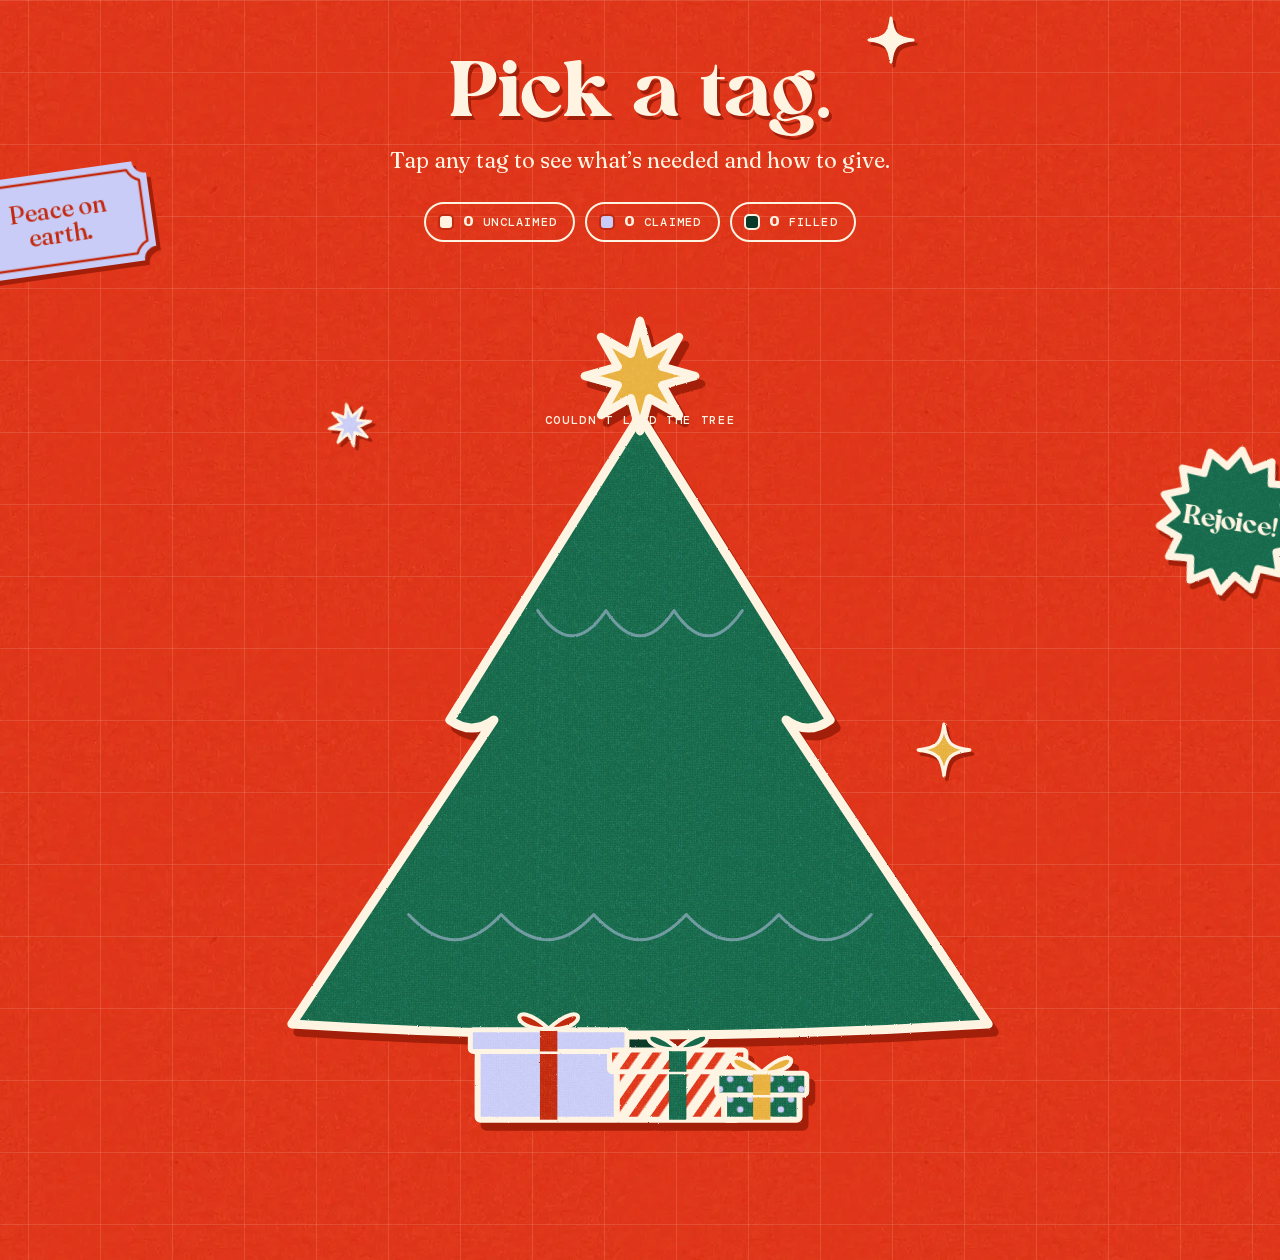
<file: pick.html>
<!doctype html>
<meta charset="utf-8">
<title>Giving Tree · Pick a tag</title>
<script>location.replace('./?pick')</script>
<meta http-equiv="refresh" content="1;url=./?pick">
<a href="./?pick">Pick a tag</a>
</file>
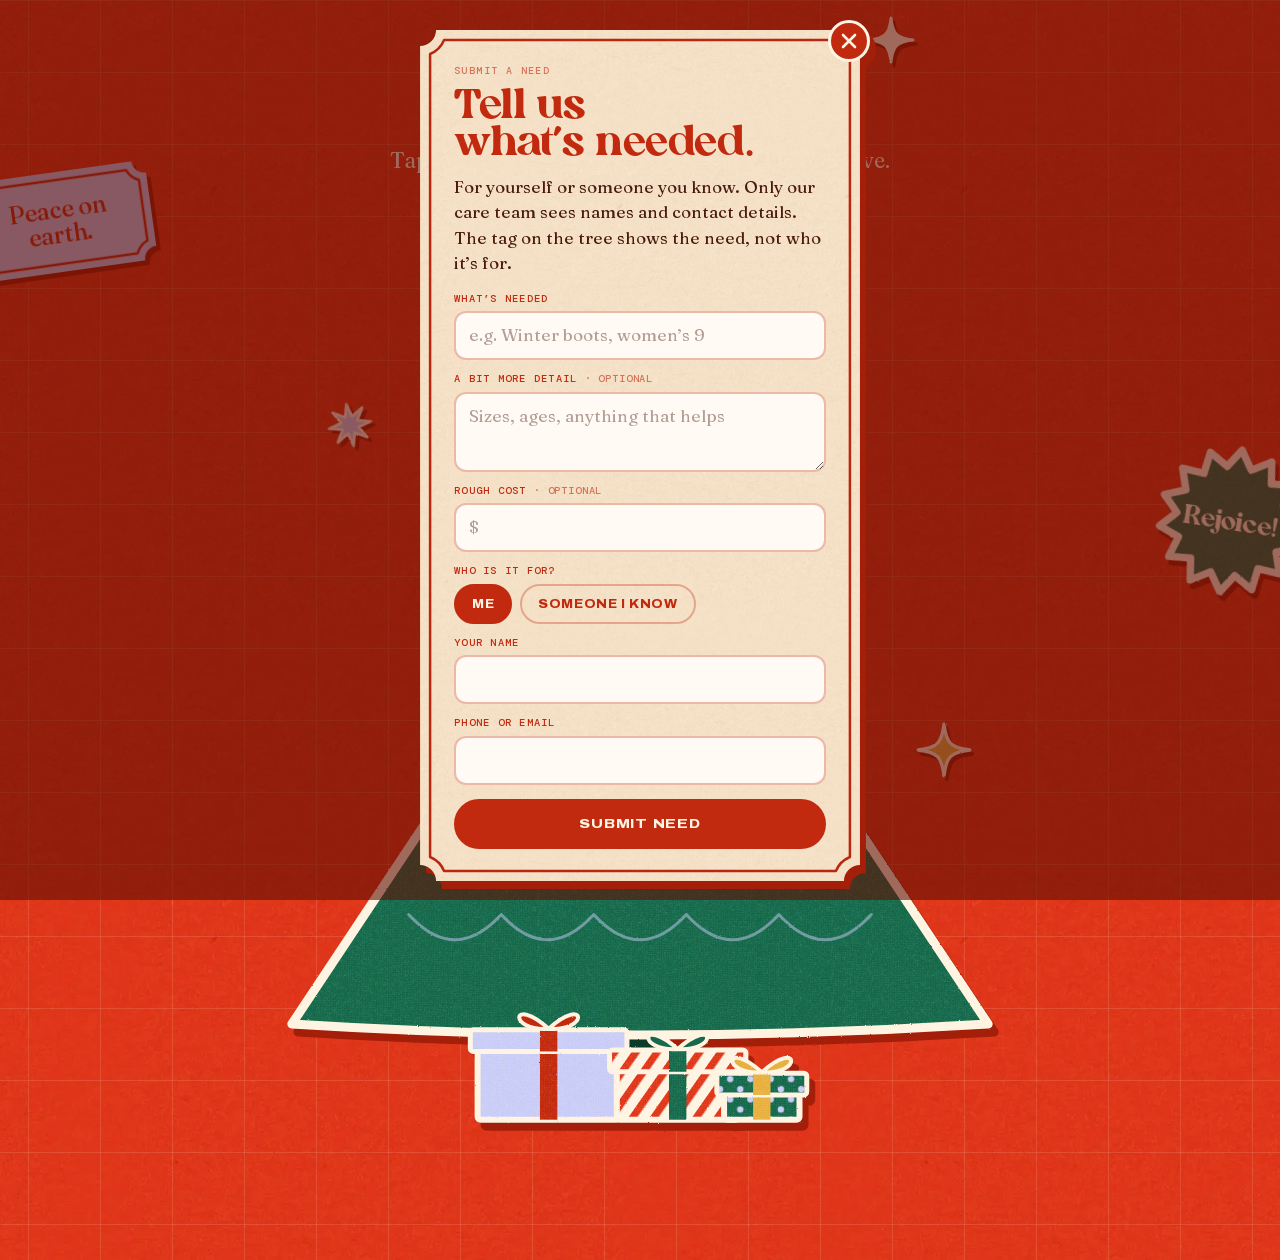
<file: submit.html>
<!doctype html>
<meta charset="utf-8">
<title>Giving Tree · Submit a need</title>
<script>location.replace('./?submit')</script>
<meta http-equiv="refresh" content="1;url=./?submit">
<a href="./?submit">Submit a need</a>
</file>
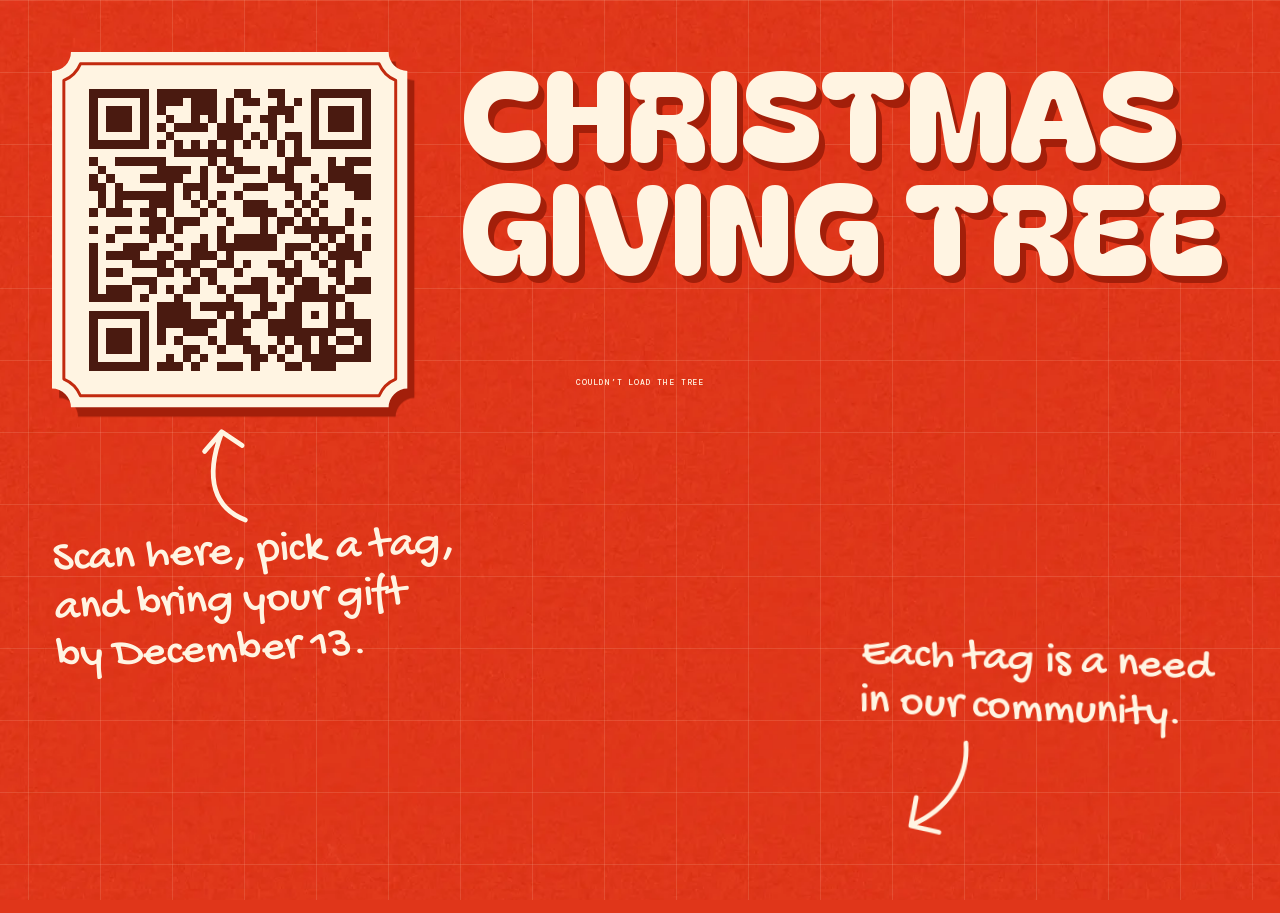
<file: tv.html>
<!doctype html>
<meta charset="utf-8">
<title>Giving Tree · TV</title>
<script>location.replace('./?tv'+(location.search?'&'+location.search.slice(1):''))</script>
<meta http-equiv="refresh" content="1;url=./?tv">
<a href="./?tv">Open the TV display</a>
</file>
<file: fonts/fonts.css>
@font-face {
  font-family: 'Archivo';
  font-style: normal;
  font-weight: 500 900;
  font-stretch: 62% 125%;
  font-display: swap;
  src: url(Archivo-500-900.woff2) format('woff2');
  unicode-range: U+0000-00FF, U+0131, U+0152-0153, U+02BB-02BC, U+02C6, U+02DA, U+02DC, U+0304, U+0308, U+0329, U+2000-206F, U+20AC, U+2122, U+2191, U+2193, U+2212, U+2215, U+FEFF, U+FFFD;
}
@font-face {
  font-family: 'Bagel Fat One';
  font-style: normal;
  font-weight: 400;
  font-display: swap;
  src: url(BagelFatOne-400.woff2) format('woff2');
  unicode-range: U+0000-00FF, U+0131, U+0152-0153, U+02BB-02BC, U+02C6, U+02DA, U+02DC, U+0304, U+0308, U+0329, U+2000-206F, U+20AC, U+2122, U+2191, U+2193, U+2212, U+2215, U+FEFF, U+FFFD;
}
@font-face {
  font-family: 'DM Mono';
  font-style: normal;
  font-weight: 400;
  font-display: swap;
  src: url(DMMono-400.woff2) format('woff2');
  unicode-range: U+0000-00FF, U+0131, U+0152-0153, U+02BB-02BC, U+02C6, U+02DA, U+02DC, U+0304, U+0308, U+0329, U+2000-206F, U+20AC, U+2122, U+2191, U+2193, U+2212, U+2215, U+FEFF, U+FFFD;
}
@font-face {
  font-family: 'DM Mono';
  font-style: normal;
  font-weight: 500;
  font-display: swap;
  src: url(DMMono-500.woff2) format('woff2');
  unicode-range: U+0000-00FF, U+0131, U+0152-0153, U+02BB-02BC, U+02C6, U+02DA, U+02DC, U+0304, U+0308, U+0329, U+2000-206F, U+20AC, U+2122, U+2191, U+2193, U+2212, U+2215, U+FEFF, U+FFFD;
}
@font-face {
  font-family: 'Fraunces';
  font-style: normal;
  font-weight: 400 600;
  font-display: swap;
  src: url(Fraunces-400-600.woff2) format('woff2');
  unicode-range: U+0000-00FF, U+0131, U+0152-0153, U+02BB-02BC, U+02C6, U+02DA, U+02DC, U+0304, U+0308, U+0329, U+2000-206F, U+20AC, U+2122, U+2191, U+2193, U+2212, U+2215, U+FEFF, U+FFFD;
}
@font-face {
  font-family: 'Allenoire';
  font-style: normal;
  font-weight: 400;
  font-display: swap;
  src: url(Allenoire.otf) format('opentype');
}
</file>
